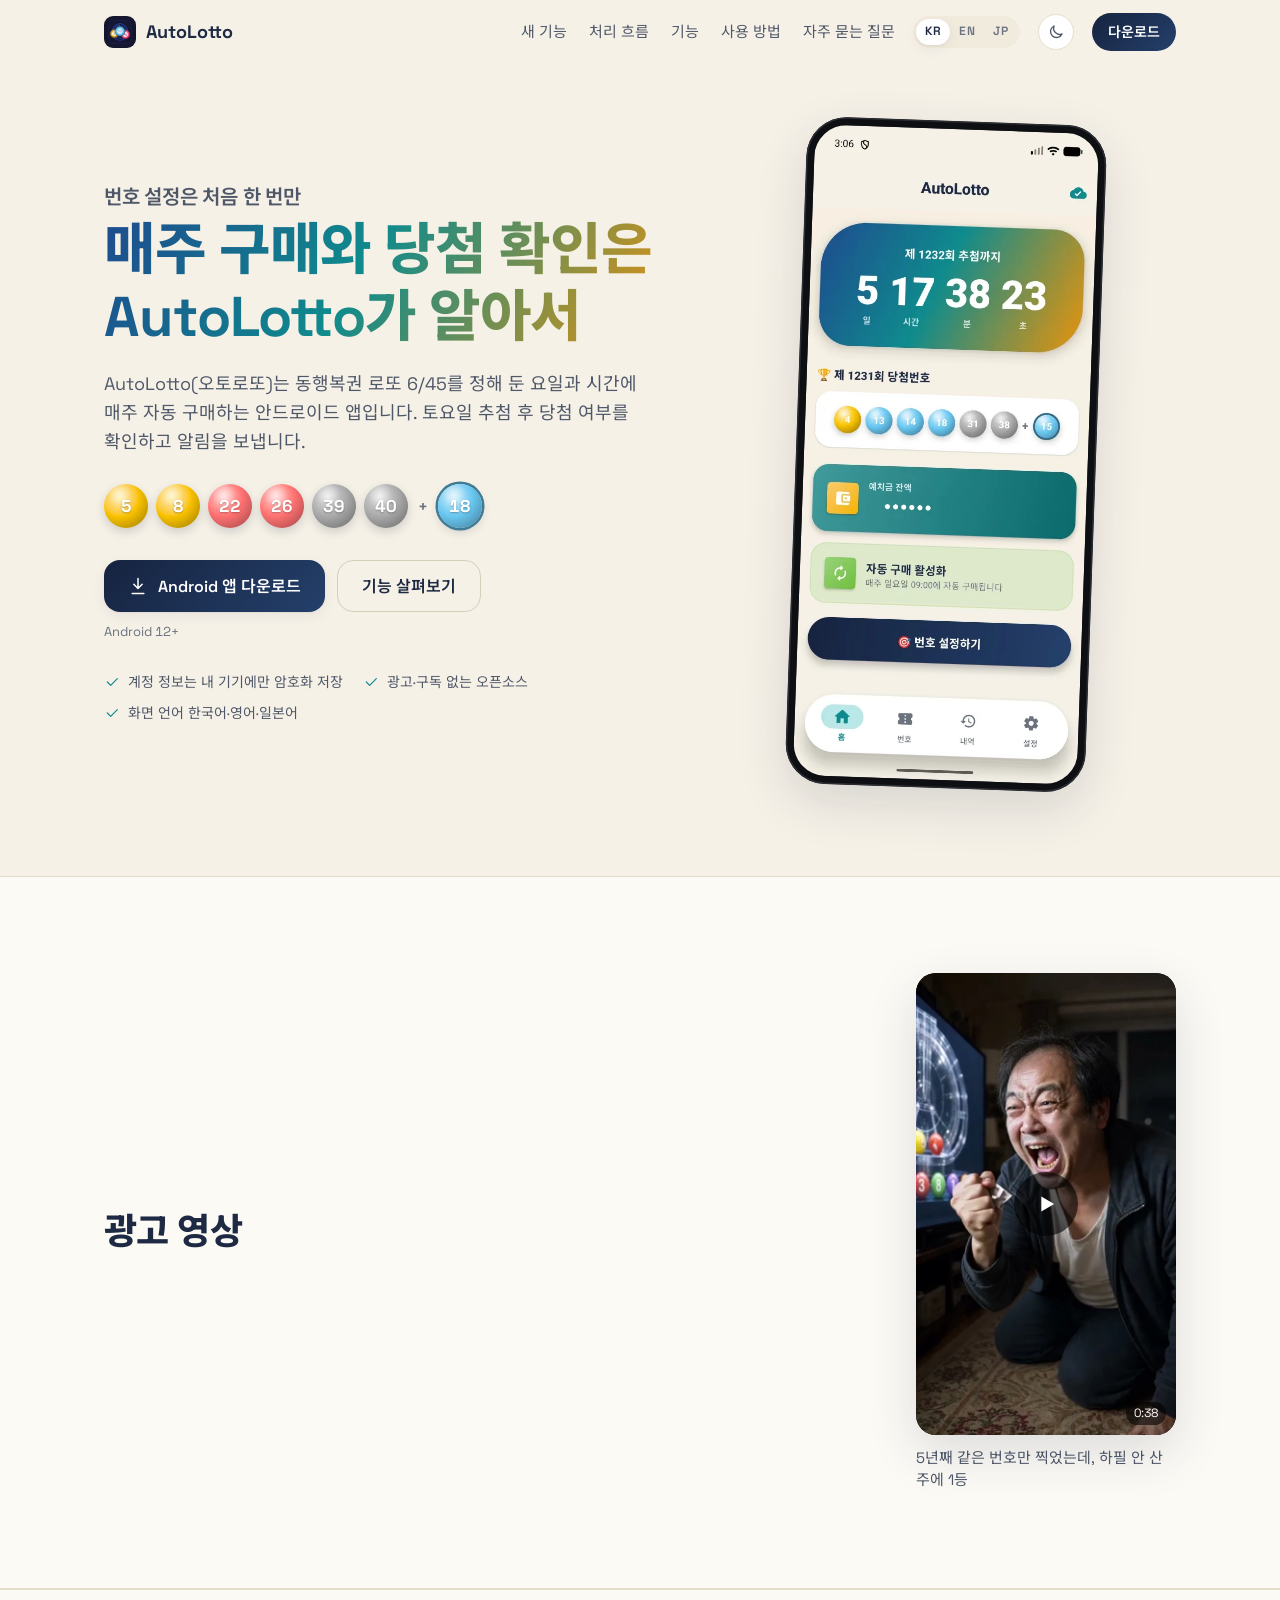
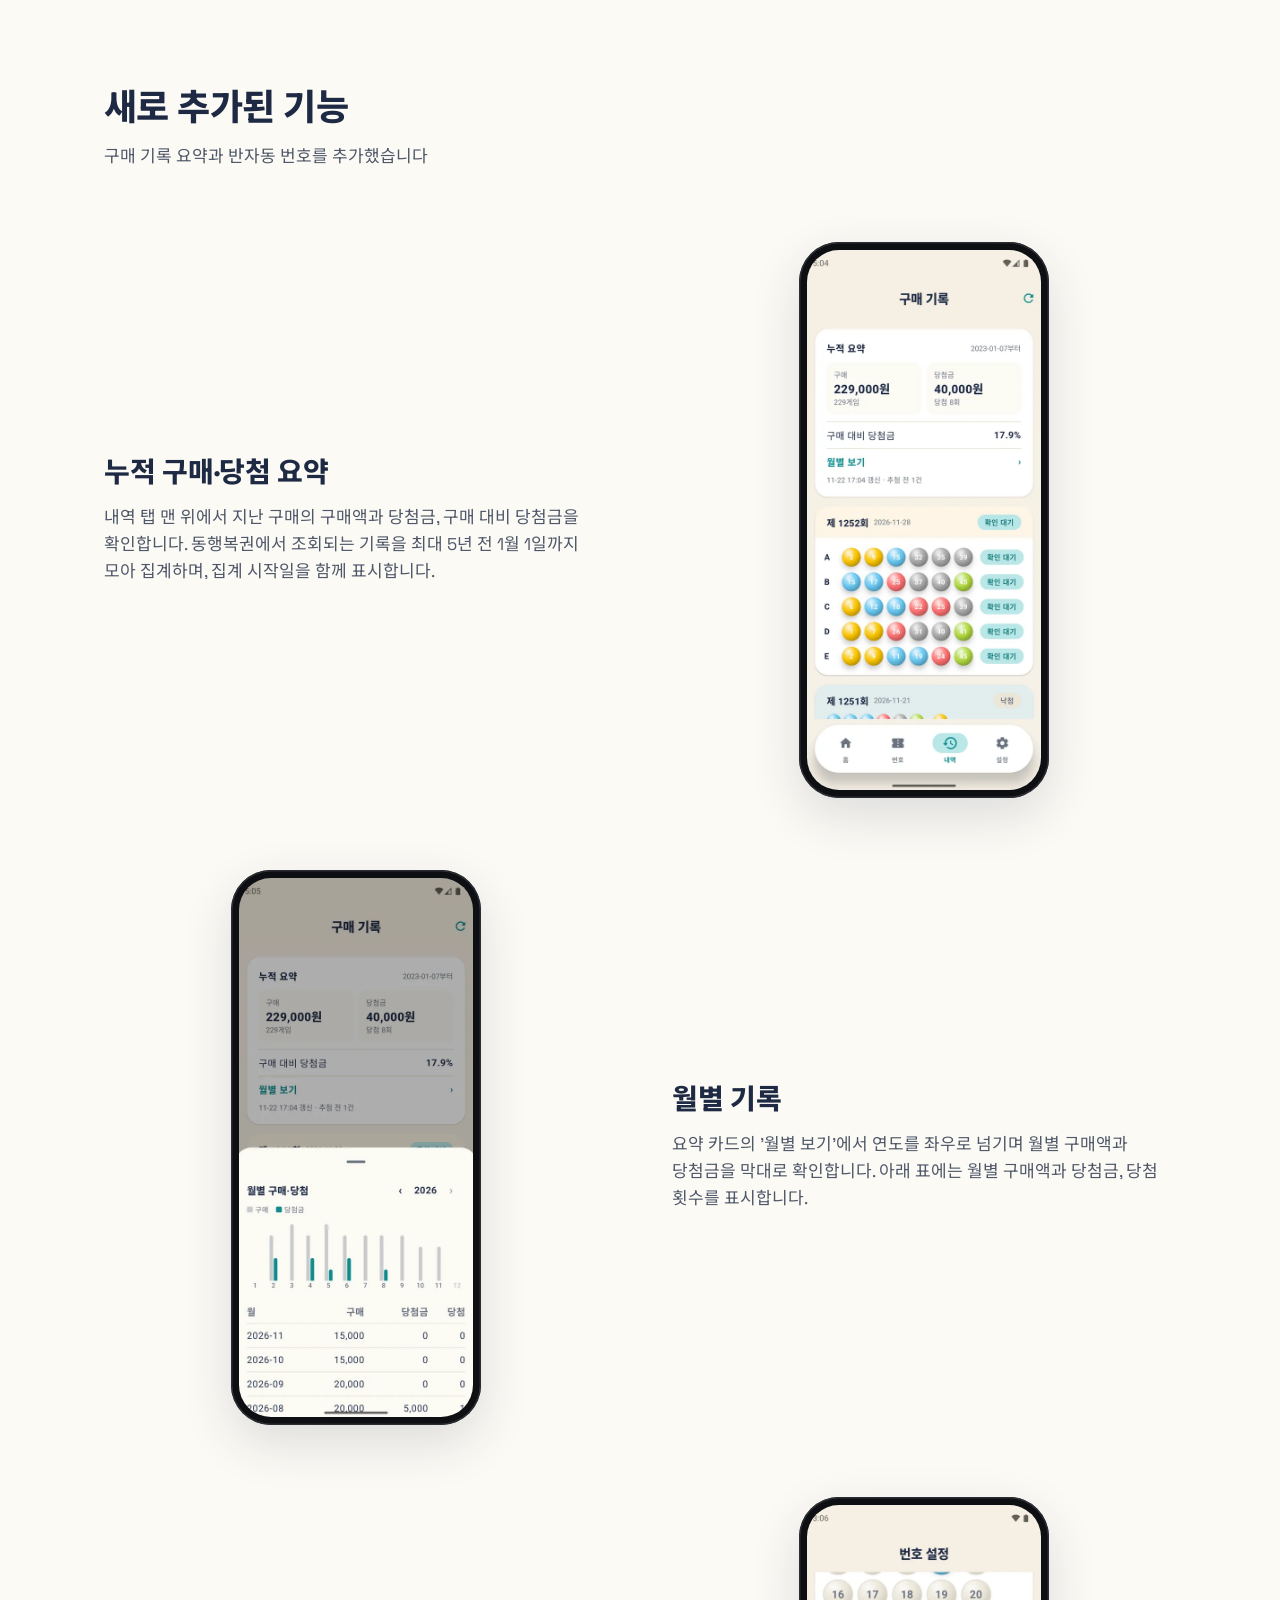
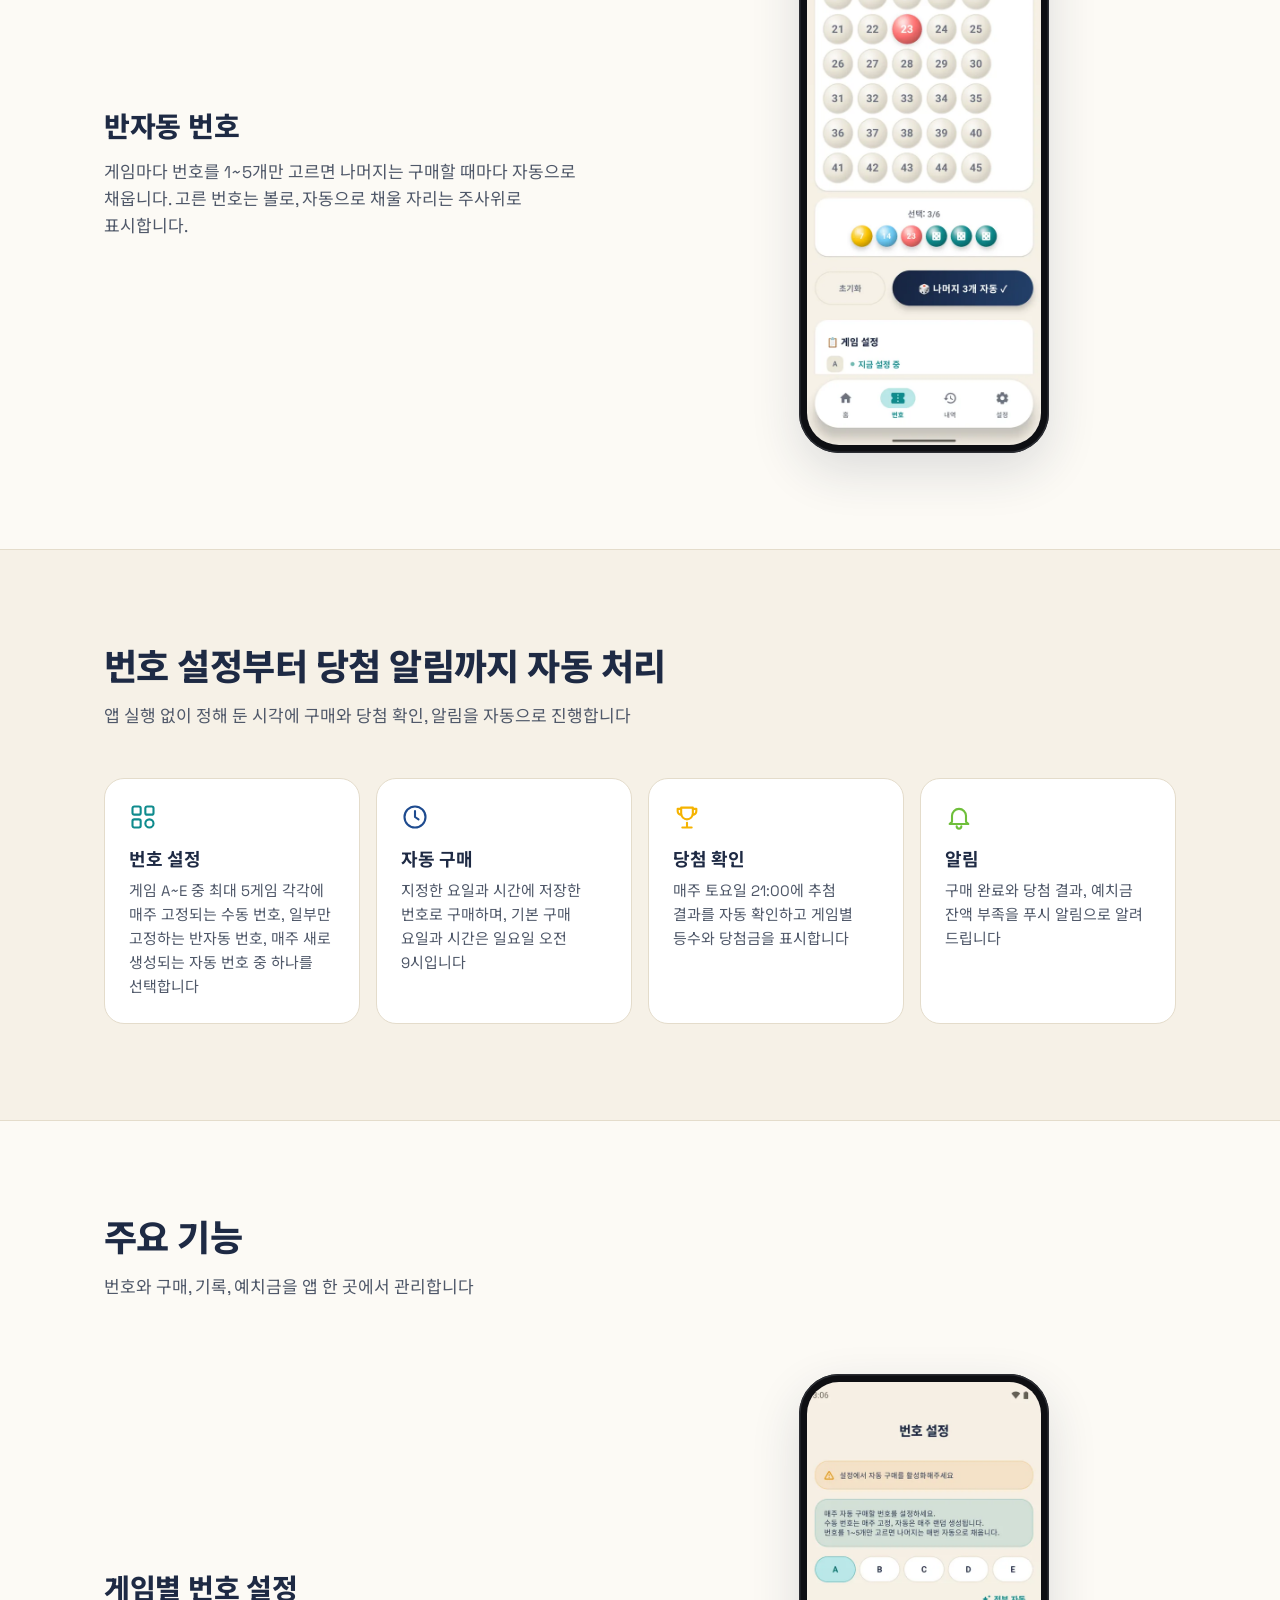
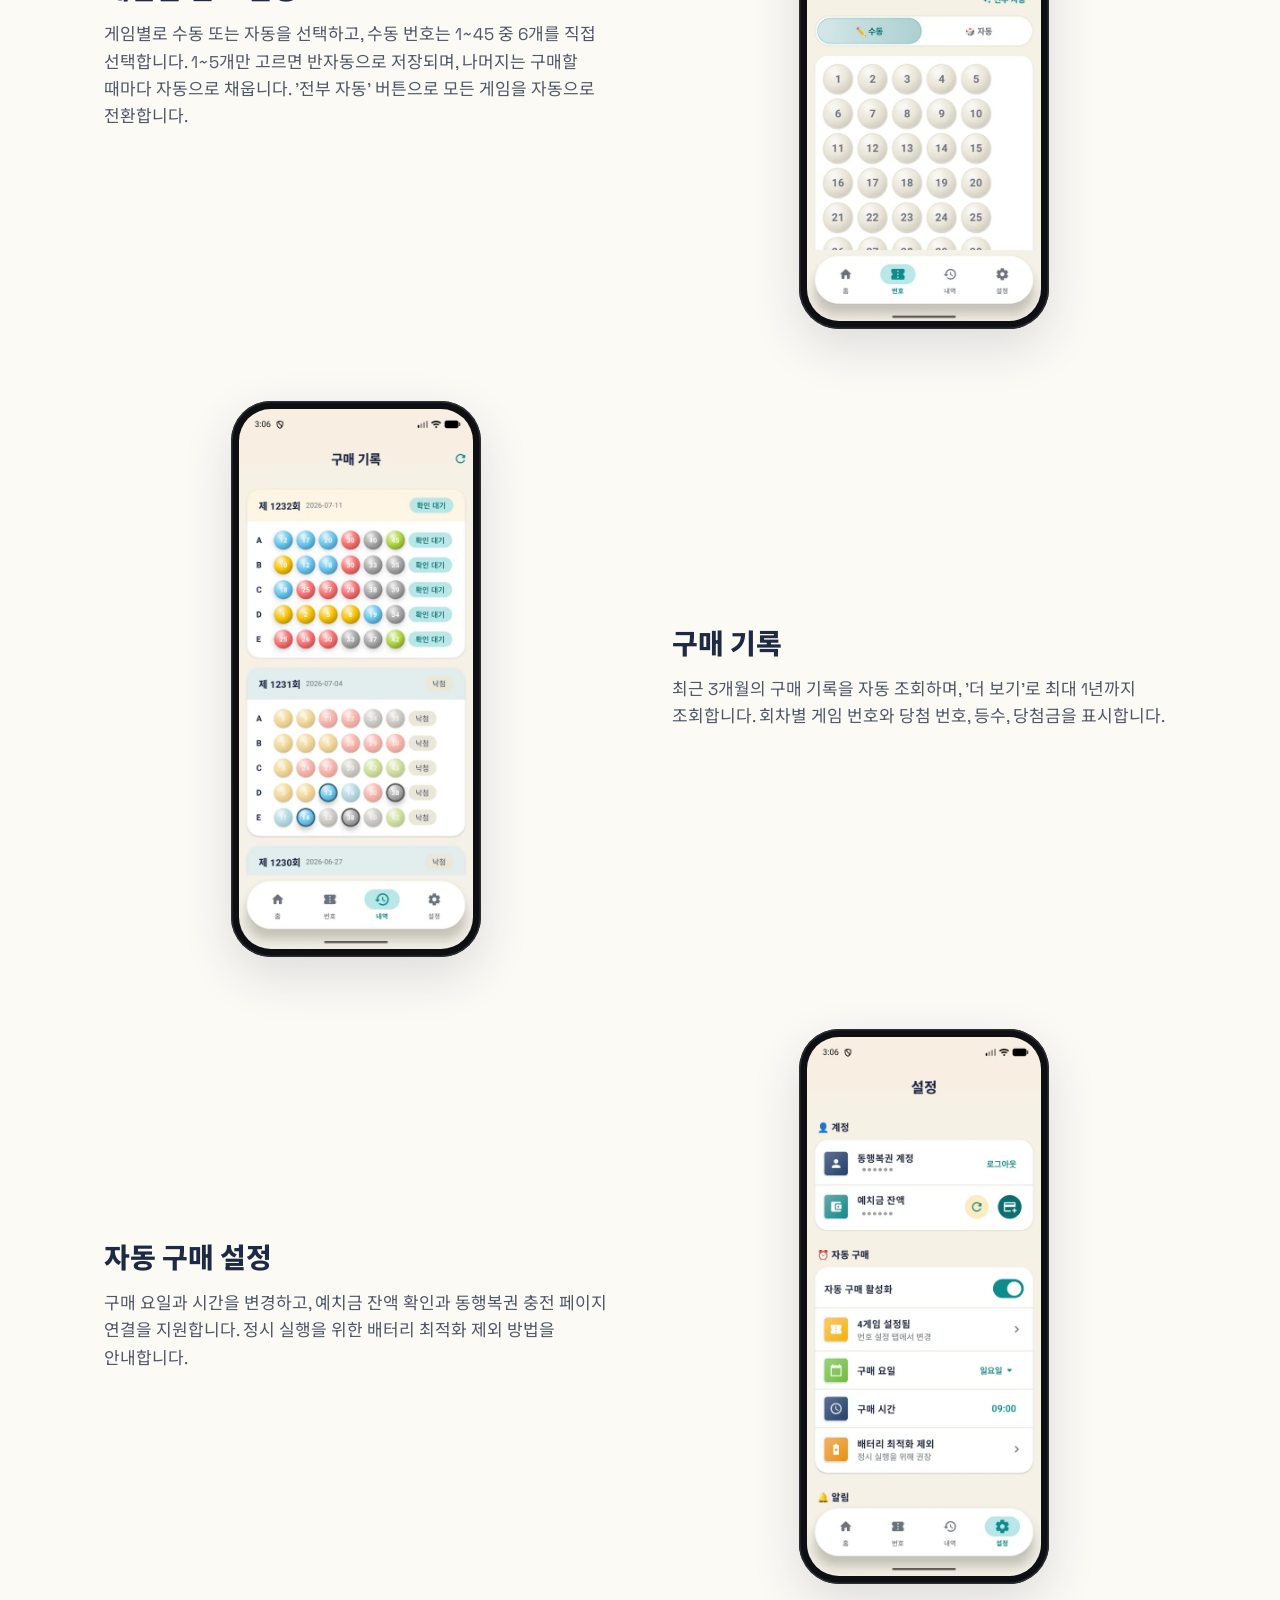
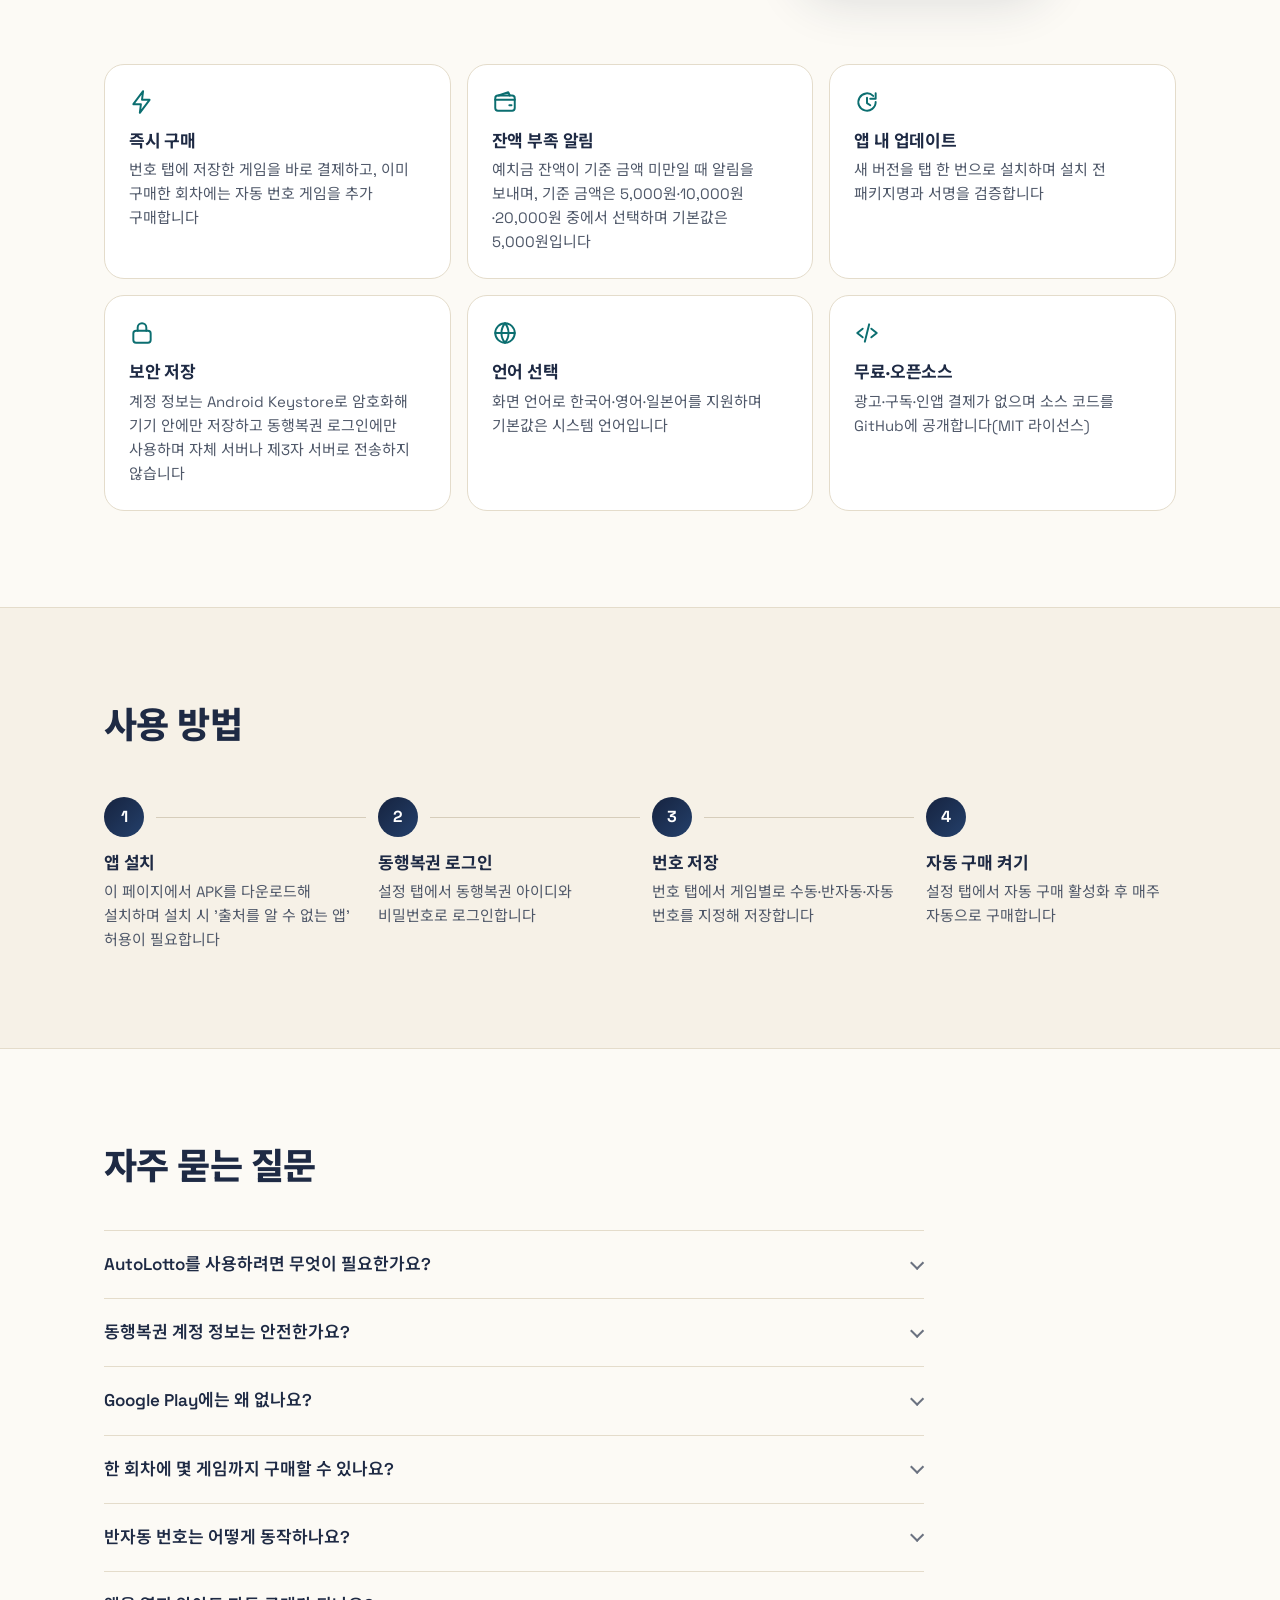
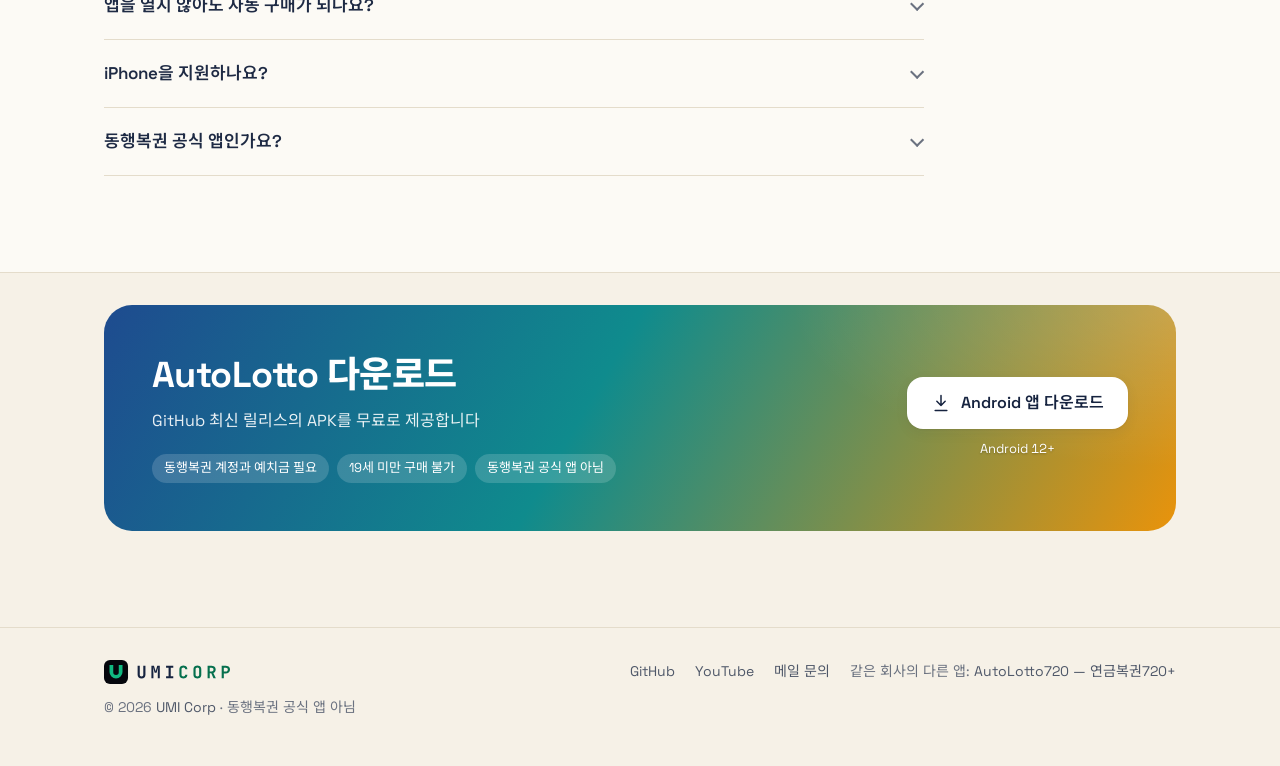
<file: site/index.html>
<!doctype html>
<html lang="ko">
<head>
<meta charset="utf-8">
<meta name="viewport" content="width=device-width, initial-scale=1">
<meta name="naver-site-verification" content="dc8b35a87d1bb23ec42b38031267ed1cdc16c831">
<title>AutoLotto | 로또 6/45 자동 구매·당첨 확인 안드로이드 앱</title>
<meta name="description" content="동행복권 로또 6/45를 지정한 요일과 시간에 매주 자동 구매하고 토요일 추첨 후 당첨 확인과 알림을 제공합니다. 최대 5게임의 번호를 수동·반자동·자동으로 설정하고, 지난 구매의 구매액과 당첨금을 누적 요약과 월별 기록으로 확인합니다. 계정 정보는 기기에 암호화해 저장합니다. 무료이며 광고가 없는 오픈소스 앱으로 Android 12 이상에서 사용할 수 있습니다">
<meta name="color-scheme" content="light dark">
<meta name="theme-color" media="(prefers-color-scheme: light)" content="#f6f1e7">
<meta name="theme-color" media="(prefers-color-scheme: dark)" content="#15161b">
<link rel="canonical" href="https://autolotto.umicorp.kr/">
<link rel="alternate" hreflang="ko" href="https://autolotto.umicorp.kr/">
<link rel="alternate" hreflang="en" href="https://autolotto.umicorp.kr/en/">
<link rel="alternate" hreflang="ja" href="https://autolotto.umicorp.kr/ja/">
<link rel="alternate" hreflang="x-default" href="https://autolotto.umicorp.kr/">
<meta property="og:locale:alternate" content="en_US">
<meta property="og:locale:alternate" content="ja_JP">
<meta property="og:type" content="website">
<meta property="og:title" content="AutoLotto | 로또 6/45 자동 구매·당첨 확인 안드로이드 앱">
<meta property="og:description" content="동행복권 로또 6/45를 지정한 요일과 시간에 매주 자동 구매하고 토요일 추첨 후 당첨 확인과 알림을 제공합니다. 최대 5게임의 번호를 수동·반자동·자동으로 설정하고, 지난 구매의 구매액과 당첨금을 누적 요약과 월별 기록으로 확인합니다. 계정 정보는 기기에 암호화해 저장합니다. 무료이며 광고가 없는 오픈소스 앱으로 Android 12 이상에서 사용할 수 있습니다">
<meta property="og:url" content="https://autolotto.umicorp.kr/">
<meta property="og:image" content="https://autolotto.umicorp.kr/assets/og.jpg">
<meta property="og:image:width" content="1200">
<meta property="og:image:height" content="630">
<meta property="og:site_name" content="AutoLotto">
<meta property="og:locale" content="ko_KR">
<meta name="twitter:card" content="summary_large_image">
<link rel="icon" type="image/png" sizes="48x48" href="assets/favicon-48.png">
<link rel="apple-touch-icon" href="assets/apple-touch-icon.png">
<script>
  // 첫 화면부터 테마를 맞춘다: 직접 고른 값 → 시스템 설정
  (function () {
    var t = null;
    try { t = localStorage.getItem('theme'); } catch (e) {}
    document.documentElement.dataset.theme = t || (matchMedia('(prefers-color-scheme: dark)').matches ? 'dark' : 'light');
    document.documentElement.classList.add('js');
  })();
</script>
<script async src="https://www.googletagmanager.com/gtag/js?id=G-Q2ZL599WPJ"></script>
<script>window.dataLayer=window.dataLayer||[];function gtag(){dataLayer.push(arguments);}gtag('js',new Date());gtag('config','G-Q2ZL599WPJ');</script>
<link rel="preload" href="assets/fonts/noto-sans-kr.woff2" as="font" type="font/woff2" crossorigin>
<link rel="preload" href="assets/fonts/space-grotesk.woff2" as="font" type="font/woff2" crossorigin>
<link rel="stylesheet" href="assets/site.css?v=20261122a">
<script defer src="assets/site.js"></script>
<script type="application/ld+json">
{
 "@context": "https://schema.org",
 "@graph": [
  {
   "@type": "Organization",
   "@id": "https://autolotto.umicorp.kr/#org",
   "name": "UMI Corp",
   "url": "https://umicorp.kr",
   "email": "contact@umicorp.kr",
   "sameAs": [
    "https://www.youtube.com/@UmiCorp",
    "https://github.com/umi-corp"
   ]
  },
  {
   "@type": "WebSite",
   "@id": "https://autolotto.umicorp.kr/#site",
   "url": "https://autolotto.umicorp.kr/",
   "name": "AutoLotto",
   "inLanguage": [
    "ko",
    "en",
    "ja"
   ],
   "publisher": {
    "@id": "https://autolotto.umicorp.kr/#org"
   }
  },
  {
   "@type": "MobileApplication",
   "@id": "https://autolotto.umicorp.kr/#app",
   "name": "AutoLotto",
   "alternateName": "오토로또",
   "operatingSystem": "Android 12+",
   "applicationCategory": "UtilitiesApplication",
   "description": "동행복권 로또 6/45를 지정한 요일과 시간에 매주 자동 구매하고 토요일 추첨 후 당첨 확인과 알림을 제공합니다. 최대 5게임의 번호를 수동·반자동·자동으로 설정하고, 지난 구매의 구매액과 당첨금을 누적 요약과 월별 기록으로 확인합니다. 계정 정보는 기기에 암호화해 저장합니다. 무료이며 광고가 없는 오픈소스 앱으로 Android 12 이상에서 사용할 수 있습니다",
   "url": "https://autolotto.umicorp.kr/",
   "installUrl": "https://github.com/umi-corp/autolotto/releases/latest",
   "downloadUrl": "https://github.com/umi-corp/autolotto/releases/latest",
   "image": "https://autolotto.umicorp.kr/assets/icon-512.png",
   "screenshot": [
    "https://autolotto.umicorp.kr/assets/shots/home.webp",
    "https://autolotto.umicorp.kr/assets/shots/numbers.webp",
    "https://autolotto.umicorp.kr/assets/shots/history.webp",
    "https://autolotto.umicorp.kr/assets/shots/settings.webp",
    "https://autolotto.umicorp.kr/assets/shots/summary.webp",
    "https://autolotto.umicorp.kr/assets/shots/monthly.webp",
    "https://autolotto.umicorp.kr/assets/shots/semi-auto.webp"
   ],
   "offers": {
    "@type": "Offer",
    "price": "0",
    "priceCurrency": "KRW"
   },
   "author": {
    "@id": "https://autolotto.umicorp.kr/#org"
   },
   "inLanguage": "ko",
   "license": "https://github.com/umi-corp/autolotto/blob/main/LICENSE",
   "featureList": [
    "자동 구매",
    "당첨 확인",
    "즉시 구매",
    "잔액 부족 알림",
    "구매 기록",
    "누적 구매·당첨 요약",
    "월별 기록",
    "반자동 번호",
    "보안 저장"
   ]
  },
  {
   "@type": "FAQPage",
   "@id": "https://autolotto.umicorp.kr/#faq",
   "inLanguage": "ko",
   "mainEntity": [
    {
     "@type": "Question",
     "name": "AutoLotto를 사용하려면 무엇이 필요한가요?",
     "acceptedAnswer": {
      "@type": "Answer",
      "text": "동행복권(dhlottery.co.kr) 회원 계정과 구매 금액만큼의 예치금이 필요합니다. 예치금은 동행복권 홈페이지에서 충전하며 앱에서 충전 페이지로 이동할 수 있습니다."
     }
    },
    {
     "@type": "Question",
     "name": "동행복권 계정 정보는 안전한가요?",
     "acceptedAnswer": {
      "@type": "Answer",
      "text": "계정 정보는 Android Keystore로 암호화해 기기 안에만 저장하며 동행복권 로그인에만 사용합니다. 자체 서버는 없습니다. GitHub에 공개된 소스 코드에서 확인할 수 있습니다."
     }
    },
    {
     "@type": "Question",
     "name": "Google Play에는 왜 없나요?",
     "acceptedAnswer": {
      "@type": "Answer",
      "text": "Google Play 도박 정책상 복권 구매 앱을 등록할 수 없습니다. APK는 GitHub 릴리스로 배포하며 새 버전은 앱 안에서 업데이트할 수 있습니다."
     }
    },
    {
     "@type": "Question",
     "name": "한 회차에 몇 게임까지 구매할 수 있나요?",
     "acceptedAnswer": {
      "@type": "Answer",
      "text": "동행복권 온라인 구매 한도는 회차당 5게임(5,000원)입니다. 동행복권 서버가 한도 초과 여부를 판정하며, 초과 시 앱에 동행복권 오류 메시지를 그대로 표시합니다."
     }
    },
    {
     "@type": "Question",
     "name": "반자동 번호는 어떻게 동작하나요?",
     "acceptedAnswer": {
      "@type": "Answer",
      "text": "번호 탭에서 한 게임에 번호를 1~5개만 고르고 확정하면 반자동 게임이 됩니다. 고른 번호는 매번 그대로 쓰고, 나머지 자리는 구매할 때마다 무작위로 새로 채웁니다."
     }
    },
    {
     "@type": "Question",
     "name": "앱을 열지 않아도 자동 구매가 되나요?",
     "acceptedAnswer": {
      "@type": "Answer",
      "text": "인터넷 연결 시 앱 실행 없이 지정 시각에 자동 구매합니다. 정시 실행을 위해 배터리 최적화 제외를 권장합니다."
     }
    },
    {
     "@type": "Question",
     "name": "iPhone을 지원하나요?",
     "acceptedAnswer": {
      "@type": "Answer",
      "text": "Android 12 이상 전용이며 iPhone 앱은 없습니다."
     }
    },
    {
     "@type": "Question",
     "name": "동행복권 공식 앱인가요?",
     "acceptedAnswer": {
      "@type": "Answer",
      "text": "UMI Corp에서 개발한 앱으로 동행복권 공식 앱이 아니며, 사용에 따른 책임은 사용자에게 있습니다. 19세 미만은 복권을 구매할 수 없습니다."
     }
    }
   ]
  },
  {
   "@type": "VideoObject",
   "name": "5년째 같은 번호만 찍었는데, 하필 안 산 주에 1등",
   "description": "AutoLotto는 설정 한 번이면 매주 자동으로 구매합니다.",
   "thumbnailUrl": [
    "https://autolotto.umicorp.kr/assets/videos/ep1.webp",
    "https://i.ytimg.com/vi/om7wkH-o0V8/maxresdefault.jpg"
   ],
   "uploadDate": "2026-11-11T19:40:00+09:00",
   "duration": "PT38S",
   "contentUrl": "https://www.youtube.com/shorts/om7wkH-o0V8",
   "embedUrl": "https://www.youtube-nocookie.com/embed/om7wkH-o0V8",
   "publisher": {
    "@id": "https://autolotto.umicorp.kr/#org"
   }
  }
 ]
}
</script>
</head>
<body>
<a class="skip" href="#main">본문 바로가기</a>
<header class="site-nav">
  <nav class="wrap nav" aria-label="AutoLotto">
    <a class="brand" href=""><img src="assets/icon-160.webp" alt="" width="32" height="32"><span>AutoLotto</span></a>
    <div class="nav-right">
      <div class="nav-links">
        <a href="#whats-new">새 기능</a>
        <a href="#flow">처리 흐름</a>
        <a href="#features">기능</a>
        <a href="#how">사용 방법</a>
        <a href="#faq">자주 묻는 질문</a>
      </div>
      <div class="lang-switch" role="group" aria-label="언어"><a href="" lang="ko" hreflang="ko" aria-current="page">KR</a><a href="en/" lang="en" hreflang="en">EN</a><a href="ja/" lang="ja" hreflang="ja">JP</a></div>
      <button class="icon-btn theme-btn" type="button" data-theme-toggle aria-label="밝은 테마·어두운 테마 전환">
        <svg class="moon" viewBox="0 0 24 24" fill="none" stroke="currentColor" stroke-width="1.8" stroke-linecap="round" stroke-linejoin="round" aria-hidden="true"><path d="M20 14.5A8 8 0 0 1 9.5 4a8 8 0 1 0 10.5 10.5z"/></svg>
        <svg class="sun" viewBox="0 0 24 24" fill="none" stroke="currentColor" stroke-width="1.8" stroke-linecap="round" aria-hidden="true"><circle cx="12" cy="12" r="4"/><path d="M12 2v2M12 20v2M2 12h2M20 12h2M4.9 4.9l1.4 1.4M17.7 17.7l1.4 1.4M4.9 19.1l1.4-1.4M17.7 6.3l1.4-1.4"/></svg>
      </button>
      <a class="nav-cta" href="#download">다운로드</a>
    </div>
  </nav>
</header>

<main id="main">
  <section class="hero">
    <div class="wrap hero-grid">
      <div>
        <h1 class="headline"><span class="l1">번호 설정은 처음 한 번만</span><span class="l2">매주 구매와 당첨 확인은 AutoLotto가 알아서</span></h1>
        <p class="lead">AutoLotto(오토로또)는 동행복권 로또 6/45를 정해 둔 요일과 시간에 매주 자동 구매하는 안드로이드 앱입니다. 토요일 추첨 후 당첨 여부를 확인하고 알림을 보냅니다.</p>
        <ul class="balls" data-balls aria-hidden="true"><li style="--i:0"><span class="ball" data-b="1">7</span></li><li style="--i:1"><span class="ball" data-b="2">14</span></li><li style="--i:2"><span class="ball" data-b="3">22</span></li><li style="--i:3"><span class="ball" data-b="3">29</span></li><li style="--i:4"><span class="ball" data-b="4">37</span></li><li style="--i:5"><span class="ball" data-b="5">41</span></li><li class="plus" style="--i:6">+</li><li style="--i:7"><span class="ball bonus" data-b="2">16</span></li></ul>
        <div class="hero-actions">
          <div class="hero-dl"><a class="btn btn-cta" href="https://github.com/umi-corp/autolotto/releases/latest" data-apk><svg class="icon" viewBox="0 0 24 24" aria-hidden="true"><path d="M12 3v12M7 10l5 5 5-5M5 21h14"/></svg>Android 앱 다운로드</a><span class="apk-meta" data-apk-meta>Android 12+</span></div>
          <a class="btn btn-ghost" href="#flow">기능 살펴보기</a>
        </div>
        <ul class="points"><li><svg class="icon" viewBox="0 0 24 24" aria-hidden="true"><path d="M5 12l5 5L20 7"/></svg>계정 정보는 내 기기에만 암호화 저장</li><li><svg class="icon" viewBox="0 0 24 24" aria-hidden="true"><path d="M5 12l5 5L20 7"/></svg>광고·구독 없는 오픈소스</li><li><svg class="icon" viewBox="0 0 24 24" aria-hidden="true"><path d="M5 12l5 5L20 7"/></svg>화면 언어 한국어·영어·일본어</li></ul>
      </div>
      <div class="hero-media"><div class="phone"><img src="assets/shots/home.webp" alt="AutoLotto 홈 화면: 다음 회차 추첨까지 남은 시간, 지난 회차 당첨 번호, 예치금 잔액, 자동 구매 상태" width="540" height="1200" fetchpriority="high" decoding="async"></div></div>
    </div>
  </section>

  <section class="band alt" id="video" aria-labelledby="video-title">
    <div class="wrap videos">
      <div>
        <h2 class="band-title" id="video-title">광고 영상</h2>
      </div>
      <ul class="video-list">
        <li>
          <a class="video" href="https://www.youtube.com/shorts/om7wkH-o0V8" data-yt="om7wkH-o0V8" data-close="닫기" aria-label="광고 영상 재생: 5년째 같은 번호만 찍었는데, 하필 안 산 주에 1등">
            <img src="assets/videos/ep1.webp" alt="" width="540" height="960" loading="lazy" decoding="async">
            <span class="video-play" aria-hidden="true"><svg viewBox="0 0 24 24"><path d="M8 5.5v13l11-6.5z"/></svg></span>
            <span class="video-len" aria-hidden="true">0:38</span>
          </a>
          <p>5년째 같은 번호만 찍었는데, 하필 안 산 주에 1등</p>
        </li>
      </ul>
    </div>
  </section>

  <section class="band alt" id="whats-new" aria-labelledby="whats-new-title">
    <div class="wrap">
      <h2 class="band-title" id="whats-new-title">새로 추가된 기능</h2>
      <p class="band-desc">구매 기록 요약과 반자동 번호를 추가했습니다</p>
      <div class="feature">
        <div>
          <h3>누적 구매·당첨 요약</h3>
          <p>내역 탭 맨 위에서 지난 구매의 구매액과 당첨금, 구매 대비 당첨금을 확인합니다. 동행복권에서 조회되는 기록을 최대 5년 전 1월 1일까지 모아 집계하며, 집계 시작일을 함께 표시합니다.</p>
        </div>
        <div class="feature-media"><div class="phone"><img src="assets/shots/summary.webp" alt="내역 탭 누적 요약 카드: 구매액과 게임 수, 당첨금과 당첨 횟수, 구매 대비 당첨금, 월별 보기" width="540" height="1200" loading="lazy" decoding="async"></div></div>
      </div>
      <div class="feature rev">
        <div>
          <h3>월별 기록</h3>
          <p>요약 카드의 '월별 보기'에서 연도를 좌우로 넘기며 월별 구매액과 당첨금을 막대로 확인합니다. 아래 표에는 월별 구매액과 당첨금, 당첨 횟수를 표시합니다.</p>
        </div>
        <div class="feature-media"><div class="phone"><img src="assets/shots/monthly.webp" alt="월별 구매·당첨 시트: 연도 전환, 1~12월 구매액과 당첨금 막대, 월별 표" width="540" height="1200" loading="lazy" decoding="async"></div></div>
      </div>
      <div class="feature">
        <div>
          <h3>반자동 번호</h3>
          <p>게임마다 번호를 1~5개만 고르면 나머지는 구매할 때마다 자동으로 채웁니다. 고른 번호는 볼로, 자동으로 채울 자리는 주사위로 표시합니다.</p>
        </div>
        <div class="feature-media"><div class="phone"><img src="assets/shots/semi-auto.webp" alt="번호 탭 반자동 설정: 고른 번호 3개는 볼, 나머지 3자리는 주사위, '나머지 3개 자동' 확정 버튼" width="540" height="1200" loading="lazy" decoding="async"></div></div>
      </div>
    </div>
  </section>

  <section class="band" id="flow" aria-labelledby="flow-title">
    <div class="wrap">
      <h2 class="band-title" id="flow-title">번호 설정부터 당첨 알림까지 자동 처리</h2>
      <p class="band-desc">앱 실행 없이 정해 둔 시각에 구매와 당첨 확인, 알림을 자동으로 진행합니다</p>
      <ol class="stages"><li class="stage"><span class="stage-ic"><svg class="icon" viewBox="0 0 24 24" aria-hidden="true"><rect x="3" y="3" width="7" height="7" rx="1.5"/><rect x="14" y="3" width="7" height="7" rx="1.5"/><rect x="3" y="14" width="7" height="7" rx="1.5"/><circle cx="17.5" cy="17.5" r="3.5"/></svg></span><h3>번호 설정</h3><p>게임 A~E 중 최대 5게임 각각에 매주 고정되는 수동 번호, 일부만 고정하는 반자동 번호, 매주 새로 생성되는 자동 번호 중 하나를 선택합니다</p></li><li class="stage"><span class="stage-ic"><svg class="icon" viewBox="0 0 24 24" aria-hidden="true"><circle cx="12" cy="12" r="9"/><path d="M12 7v5l3 2"/></svg></span><h3>자동 구매</h3><p>지정한 요일과 시간에 저장한 번호로 구매하며, 기본 구매 요일과 시간은 일요일 오전 9시입니다</p></li><li class="stage"><span class="stage-ic"><svg class="icon" viewBox="0 0 24 24" aria-hidden="true"><path d="M8 21h8M12 17v4M7 4h10v5a5 5 0 0 1-10 0V4z"/><path d="M17 5h3v2a3 3 0 0 1-3 3M7 5H4v2a3 3 0 0 0 3 3"/></svg></span><h3>당첨 확인</h3><p>매주 토요일 21:00에 추첨 결과를 자동 확인하고 게임별 등수와 당첨금을 표시합니다</p></li><li class="stage"><span class="stage-ic"><svg class="icon" viewBox="0 0 24 24" aria-hidden="true"><path d="M6 16V11a6 6 0 0 1 12 0v5l2 2H4l2-2z"/><path d="M10 20a2 2 0 0 0 4 0"/></svg></span><h3>알림</h3><p>구매 완료와 당첨 결과, 예치금 잔액 부족을 푸시 알림으로 알려 드립니다</p></li></ol>
    </div>
  </section>

  <section class="band alt" id="features" aria-labelledby="features-title">
    <div class="wrap">
      <h2 class="band-title" id="features-title">주요 기능</h2>
      <p class="band-desc">번호와 구매, 기록, 예치금을 앱 한 곳에서 관리합니다</p>
      <div class="feature">
        <div>
          <h3>게임별 번호 설정</h3>
          <p>게임별로 수동 또는 자동을 선택하고, 수동 번호는 1~45 중 6개를 직접 선택합니다. 1~5개만 고르면 반자동으로 저장되며, 나머지는 구매할 때마다 자동으로 채웁니다. '전부 자동' 버튼으로 모든 게임을 자동으로 전환합니다.</p>
        </div>
        <div class="feature-media"><div class="phone"><img src="assets/shots/numbers.webp" alt="번호 설정 화면: 게임 A~E 선택, 수동·자동 전환, 1~45 번호 공" width="540" height="1200" loading="lazy" decoding="async"></div></div>
      </div>
      <div class="feature rev">
        <div>
          <h3>구매 기록</h3>
          <p>최근 3개월의 구매 기록을 자동 조회하며, '더 보기'로 최대 1년까지 조회합니다. 회차별 게임 번호와 당첨 번호, 등수, 당첨금을 표시합니다.</p>
        </div>
        <div class="feature-media"><div class="phone"><img src="assets/shots/history.webp" alt="구매 기록 화면: 회차별 게임 번호와 당첨 여부" width="540" height="1200" loading="lazy" decoding="async"></div></div>
      </div>
      <div class="feature">
        <div>
          <h3>자동 구매 설정</h3>
          <p>구매 요일과 시간을 변경하고, 예치금 잔액 확인과 동행복권 충전 페이지 연결을 지원합니다. 정시 실행을 위한 배터리 최적화 제외 방법을 안내합니다.</p>
        </div>
        <div class="feature-media"><div class="phone"><img src="assets/shots/settings.webp" alt="설정 화면: 동행복권 계정, 예치금 잔액, 자동 구매 요일과 시간" width="540" height="1200" loading="lazy" decoding="async"></div></div>
      </div>
      <ul class="cards"><li class="card"><span class="card-ic"><svg class="icon" viewBox="0 0 24 24" aria-hidden="true"><path d="M13 2L4 14h7l-1 8 9-12h-7l1-8z"/></svg></span><h3>즉시 구매</h3><p>번호 탭에 저장한 게임을 바로 결제하고, 이미 구매한 회차에는 자동 번호 게임을 추가 구매합니다</p></li><li class="card"><span class="card-ic"><svg class="icon" viewBox="0 0 24 24" aria-hidden="true"><rect x="3" y="6" width="18" height="14" rx="2.5"/><path d="M3 10h18M16 15h2"/><path d="M6 6l9-3 1.5 3"/></svg></span><h3>잔액 부족 알림</h3><p>예치금 잔액이 기준 금액 미만일 때 알림을 보내며, 기준 금액은 5,000원·10,000원·20,000원 중에서 선택하며 기본값은 5,000원입니다</p></li><li class="card"><span class="card-ic"><svg class="icon" viewBox="0 0 24 24" aria-hidden="true"><path d="M20 12a8 8 0 1 1-2.3-5.6"/><path d="M20 4v5h-5"/><path d="M12 8v5l3 2"/></svg></span><h3>앱 내 업데이트</h3><p>새 버전을 탭 한 번으로 설치하며 설치 전 패키지명과 서명을 검증합니다</p></li><li class="card"><span class="card-ic"><svg class="icon" viewBox="0 0 24 24" aria-hidden="true"><rect x="4" y="10" width="16" height="11" rx="2.5"/><path d="M8 10V7a4 4 0 0 1 8 0v3"/></svg></span><h3>보안 저장</h3><p>계정 정보는 Android Keystore로 암호화해 기기 안에만 저장하고 동행복권 로그인에만 사용하며 자체 서버나 제3자 서버로 전송하지 않습니다</p></li><li class="card"><span class="card-ic"><svg class="icon" viewBox="0 0 24 24" aria-hidden="true"><circle cx="12" cy="12" r="9"/><path d="M3 12h18M12 3a14 14 0 0 1 0 18M12 3a14 14 0 0 0 0 18"/></svg></span><h3>언어 선택</h3><p>화면 언어로 한국어·영어·일본어를 지원하며 기본값은 시스템 언어입니다</p></li><li class="card"><span class="card-ic"><svg class="icon" viewBox="0 0 24 24" aria-hidden="true"><path d="M8 8l-5 4 5 4M16 8l5 4-5 4M14 4l-4 16"/></svg></span><h3>무료·오픈소스</h3><p>광고·구독·인앱 결제가 없으며 소스 코드를 GitHub에 공개합니다(MIT 라이선스)</p></li></ul>
    </div>
  </section>

  <section class="band" id="how" aria-labelledby="how-title">
    <div class="wrap">
      <h2 class="band-title" id="how-title">사용 방법</h2>
      <ol class="steps"><li class="step" data-n="1"><h3>앱 설치</h3><p>이 페이지에서 APK를 다운로드해 설치하며 설치 시 '출처를 알 수 없는 앱' 허용이 필요합니다</p></li><li class="step" data-n="2"><h3>동행복권 로그인</h3><p>설정 탭에서 동행복권 아이디와 비밀번호로 로그인합니다</p></li><li class="step" data-n="3"><h3>번호 저장</h3><p>번호 탭에서 게임별로 수동·반자동·자동 번호를 지정해 저장합니다</p></li><li class="step" data-n="4"><h3>자동 구매 켜기</h3><p>설정 탭에서 자동 구매 활성화 후 매주 자동으로 구매합니다</p></li></ol>
    </div>
  </section>

  <section class="band alt" id="faq" aria-labelledby="faq-title">
    <div class="wrap">
      <h2 class="band-title" id="faq-title">자주 묻는 질문</h2>
      <div class="faq"><details><summary>AutoLotto를 사용하려면 무엇이 필요한가요?</summary><p>동행복권(dhlottery.co.kr) 회원 계정과 구매 금액만큼의 예치금이 필요합니다. 예치금은 동행복권 홈페이지에서 충전하며 앱에서 충전 페이지로 이동할 수 있습니다.</p></details><details><summary>동행복권 계정 정보는 안전한가요?</summary><p>계정 정보는 Android Keystore로 암호화해 기기 안에만 저장하며 동행복권 로그인에만 사용합니다. 자체 서버는 없습니다. GitHub에 공개된 소스 코드에서 확인할 수 있습니다.</p></details><details><summary>Google Play에는 왜 없나요?</summary><p>Google Play 도박 정책상 복권 구매 앱을 등록할 수 없습니다. APK는 GitHub 릴리스로 배포하며 새 버전은 앱 안에서 업데이트할 수 있습니다.</p></details><details><summary>한 회차에 몇 게임까지 구매할 수 있나요?</summary><p>동행복권 온라인 구매 한도는 회차당 5게임(5,000원)입니다. 동행복권 서버가 한도 초과 여부를 판정하며, 초과 시 앱에 동행복권 오류 메시지를 그대로 표시합니다.</p></details><details><summary>반자동 번호는 어떻게 동작하나요?</summary><p>번호 탭에서 한 게임에 번호를 1~5개만 고르고 확정하면 반자동 게임이 됩니다. 고른 번호는 매번 그대로 쓰고, 나머지 자리는 구매할 때마다 무작위로 새로 채웁니다.</p></details><details><summary>앱을 열지 않아도 자동 구매가 되나요?</summary><p>인터넷 연결 시 앱 실행 없이 지정 시각에 자동 구매합니다. 정시 실행을 위해 배터리 최적화 제외를 권장합니다.</p></details><details><summary>iPhone을 지원하나요?</summary><p>Android 12 이상 전용이며 iPhone 앱은 없습니다.</p></details><details><summary>동행복권 공식 앱인가요?</summary><p>UMI Corp에서 개발한 앱으로 동행복권 공식 앱이 아니며, 사용에 따른 책임은 사용자에게 있습니다. 19세 미만은 복권을 구매할 수 없습니다.</p></details></div>
    </div>
  </section>

  <section class="outro" id="download" aria-labelledby="dl-title">
    <div class="wrap">
      <div class="outro-card">
        <div>
          <h2 class="band-title" id="dl-title">AutoLotto 다운로드</h2>
          <p class="outro-desc">GitHub 최신 릴리스의 APK를 무료로 제공합니다</p>
          <ul class="notes"><li>동행복권 계정과 예치금 필요</li><li>19세 미만 구매 불가</li><li>동행복권 공식 앱 아님</li></ul>
        </div>
        <div class="hero-dl"><a class="btn btn-cta" href="https://github.com/umi-corp/autolotto/releases/latest" data-apk><svg class="icon" viewBox="0 0 24 24" aria-hidden="true"><path d="M12 3v12M7 10l5 5 5-5M5 21h14"/></svg>Android 앱 다운로드</a><span class="apk-meta" data-apk-meta>Android 12+</span></div>
      </div>
    </div>
  </section>
</main>
<footer class="site-foot">
  <div class="wrap foot">
    <p><a class="co-logo" href="https://umicorp.kr/" aria-label="UmiCorp"><img class="on-dark" src="assets/umicorp-horizontal-dark.svg" alt="" width="126" height="24" loading="lazy"><img class="on-light" src="assets/umicorp-horizontal-light.svg" alt="" width="126" height="24" loading="lazy"></a>© 2026 <a href="https://umicorp.kr">UMI Corp</a> · 동행복권 공식 앱 아님</p>
    <nav aria-label="UMI Corp">
      <a href="https://github.com/umi-corp/autolotto">GitHub</a>
      <a href="https://www.youtube.com/@UmiCorp">YouTube</a>
      <a href="mailto:contact@umicorp.kr">메일 문의</a>
      <span>같은 회사의 다른 앱: <a href="https://autolotto720.umicorp.kr">AutoLotto720 — 연금복권720+</a></span>
    </nav>
  </div>
</footer>
</body>
</html>
</file>
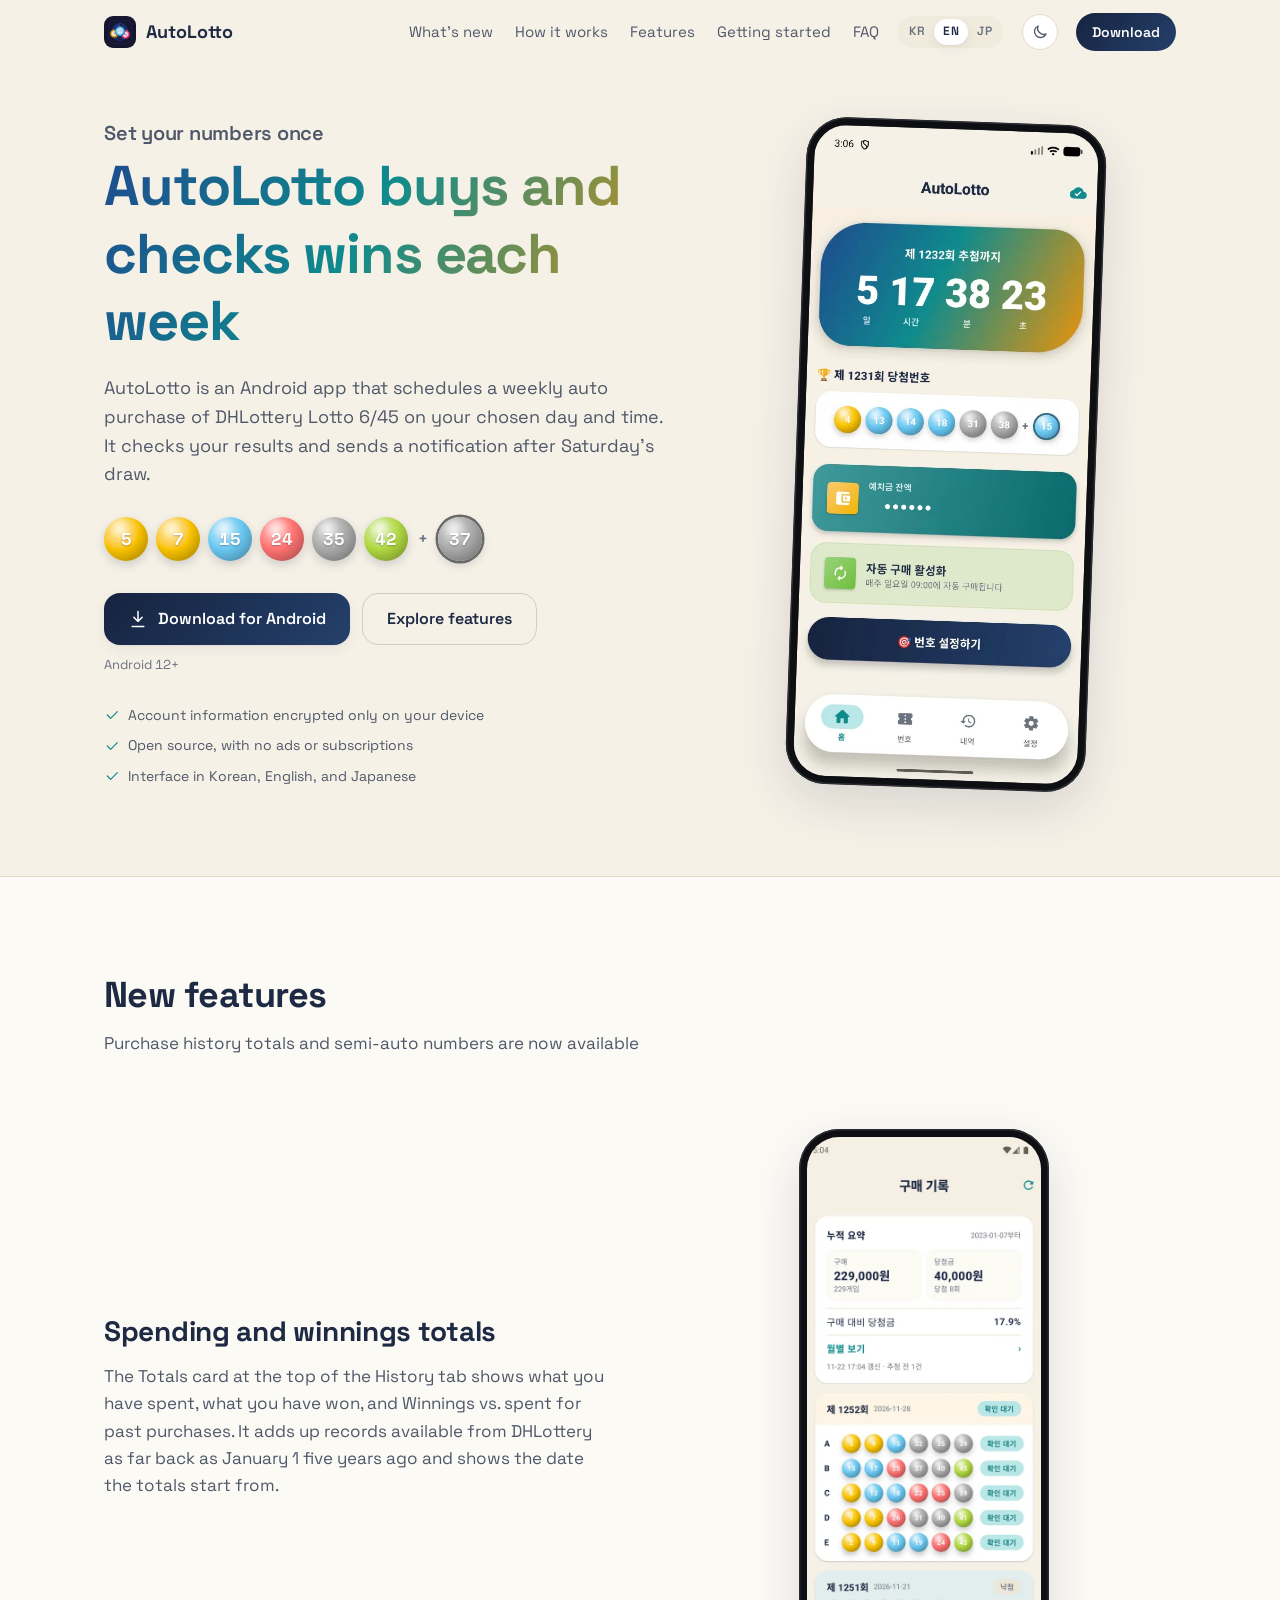
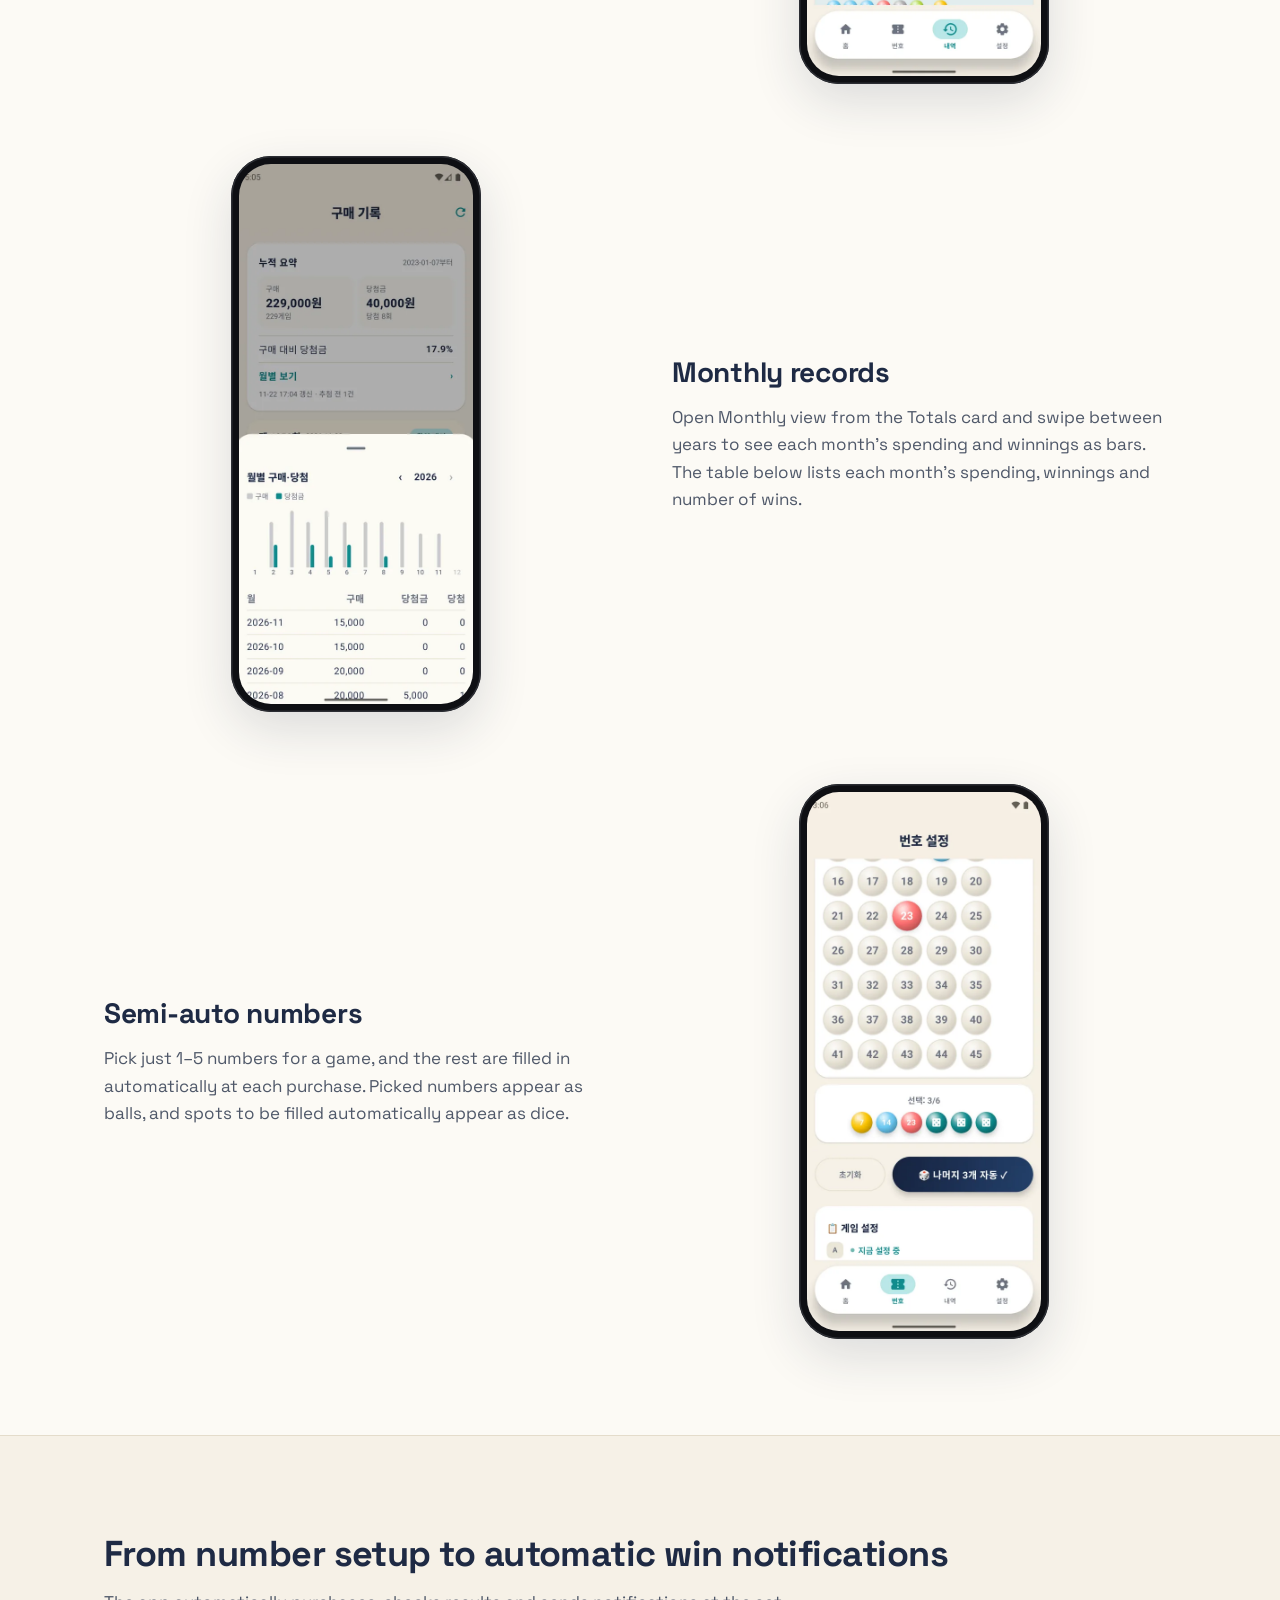
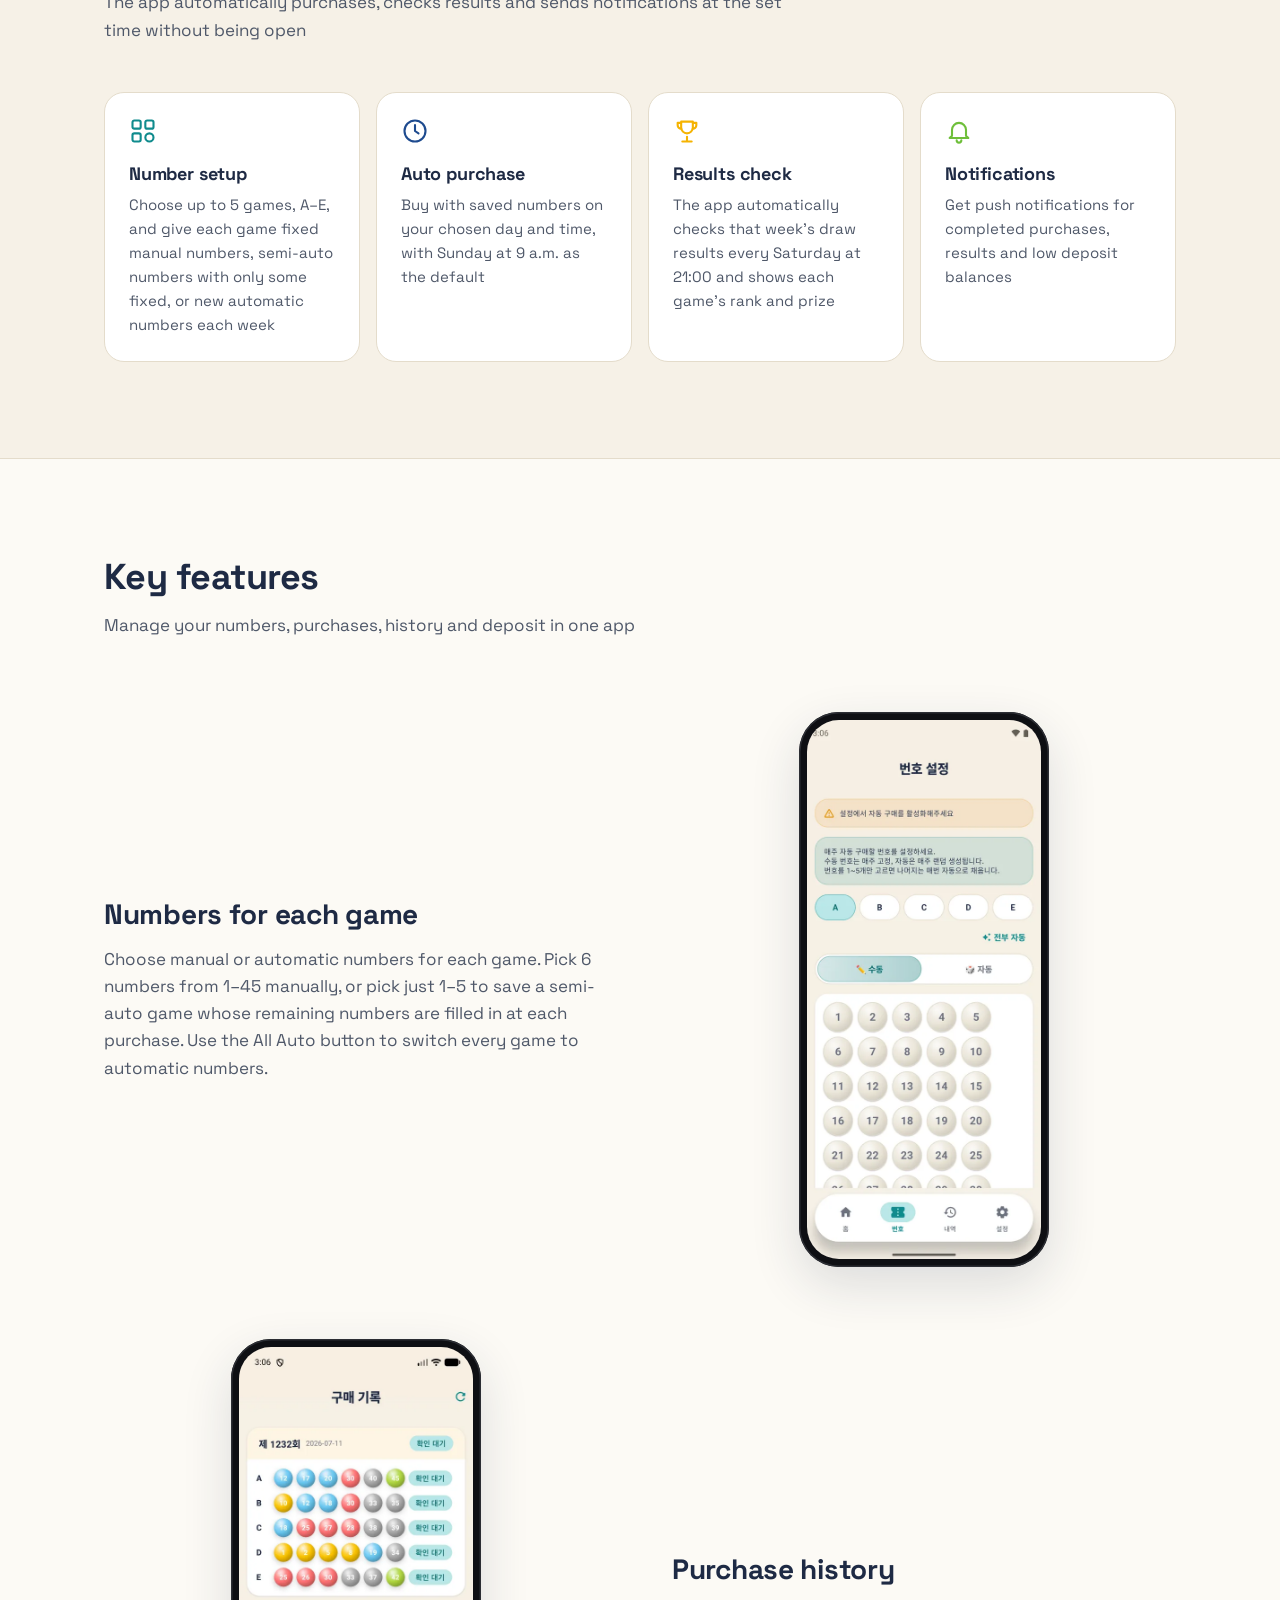
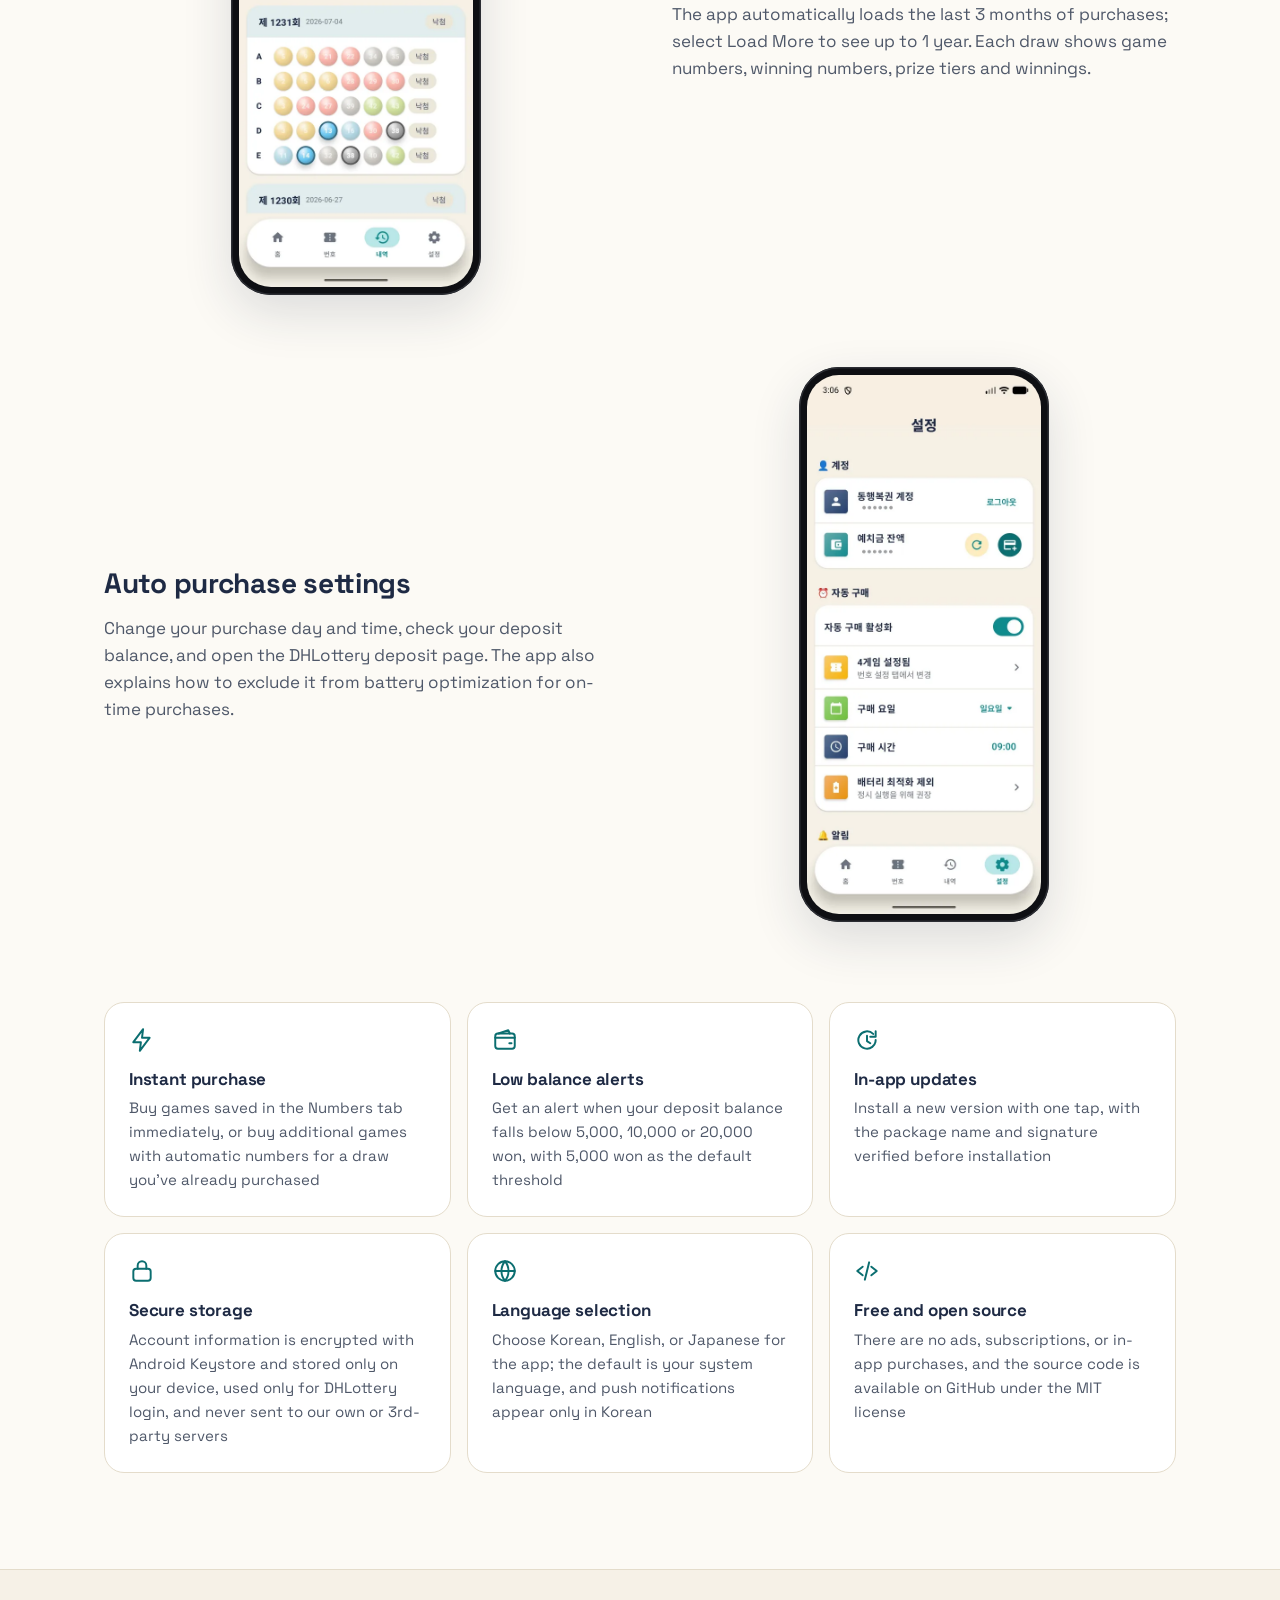
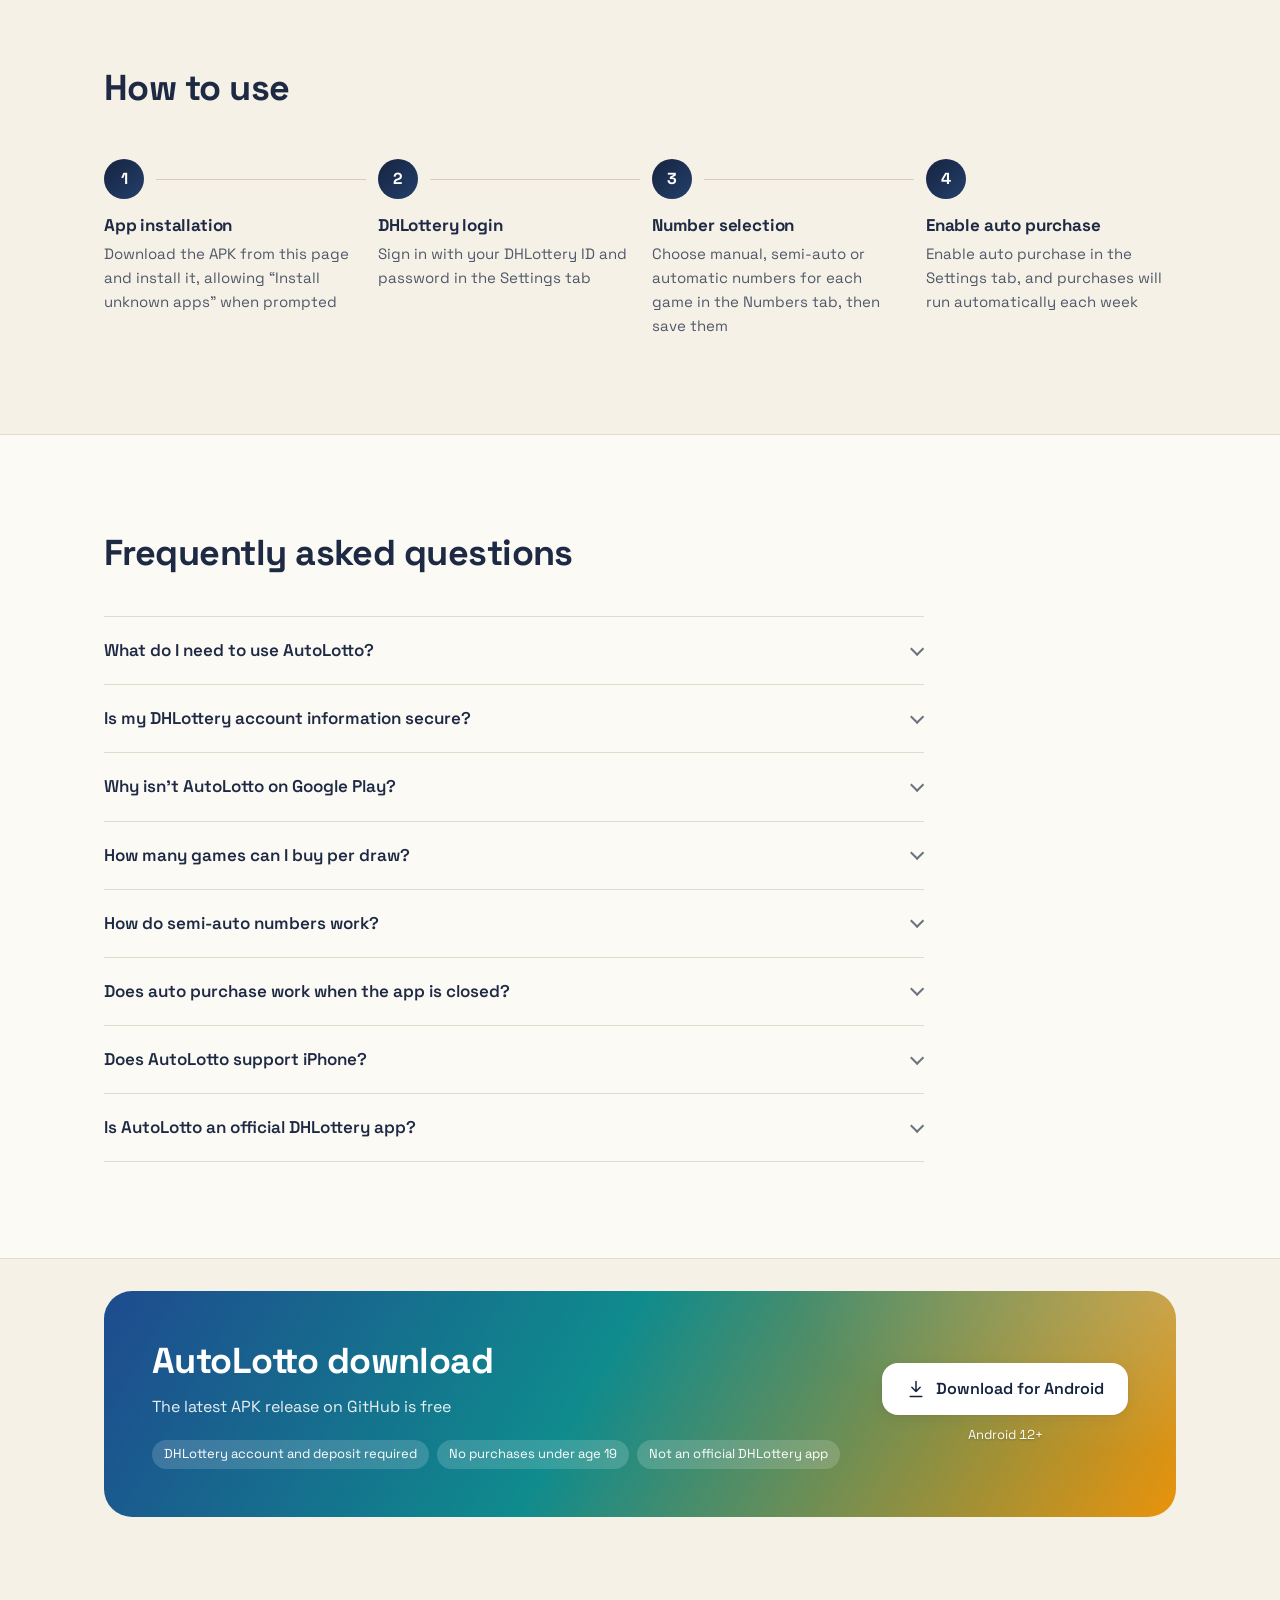
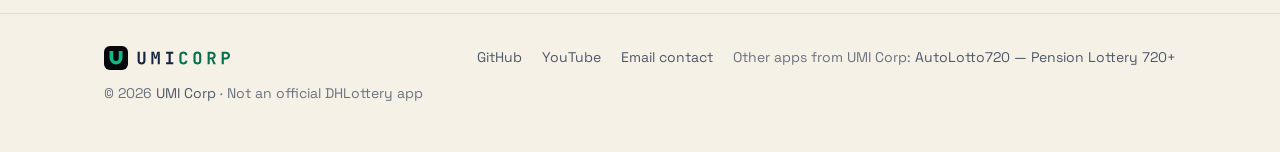
<file: site/en/index.html>
<!doctype html>
<html lang="en">
<head>
<meta charset="utf-8">
<meta name="viewport" content="width=device-width, initial-scale=1">
<title>AutoLotto: Lotto 6/45 auto purchase and win checking for Android</title>
<meta name="description" content="Schedule a weekly auto purchase of DHLottery Lotto 6/45 and get results and notifications after Saturday&#x27;s draw. Choose manual, semi-auto or automatic numbers for up to 5 games, and review past spending and winnings in totals and monthly records. Account information is encrypted on your device. Free, ad-free and open source. Requires Android 12 or later.">
<meta name="color-scheme" content="light dark">
<meta name="theme-color" media="(prefers-color-scheme: light)" content="#f6f1e7">
<meta name="theme-color" media="(prefers-color-scheme: dark)" content="#15161b">
<link rel="canonical" href="https://autolotto.umicorp.kr/en/">
<link rel="alternate" hreflang="ko" href="https://autolotto.umicorp.kr/">
<link rel="alternate" hreflang="en" href="https://autolotto.umicorp.kr/en/">
<link rel="alternate" hreflang="ja" href="https://autolotto.umicorp.kr/ja/">
<link rel="alternate" hreflang="x-default" href="https://autolotto.umicorp.kr/">
<meta property="og:locale:alternate" content="ko_KR">
<meta property="og:locale:alternate" content="ja_JP">
<meta property="og:type" content="website">
<meta property="og:title" content="AutoLotto: Lotto 6/45 auto purchase and win checking for Android">
<meta property="og:description" content="Schedule a weekly auto purchase of DHLottery Lotto 6/45 and get results and notifications after Saturday&#x27;s draw. Choose manual, semi-auto or automatic numbers for up to 5 games, and review past spending and winnings in totals and monthly records. Account information is encrypted on your device. Free, ad-free and open source. Requires Android 12 or later.">
<meta property="og:url" content="https://autolotto.umicorp.kr/en/">
<meta property="og:image" content="https://autolotto.umicorp.kr/assets/og.jpg">
<meta property="og:image:width" content="1200">
<meta property="og:image:height" content="630">
<meta property="og:site_name" content="AutoLotto">
<meta property="og:locale" content="en_US">
<meta name="twitter:card" content="summary_large_image">
<link rel="icon" type="image/png" sizes="48x48" href="../assets/favicon-48.png">
<link rel="apple-touch-icon" href="../assets/apple-touch-icon.png">
<script>
  // 첫 화면부터 테마를 맞춘다: 직접 고른 값 → 시스템 설정
  (function () {
    var t = null;
    try { t = localStorage.getItem('theme'); } catch (e) {}
    document.documentElement.dataset.theme = t || (matchMedia('(prefers-color-scheme: dark)').matches ? 'dark' : 'light');
    document.documentElement.classList.add('js');
  })();
</script>
<script async src="https://www.googletagmanager.com/gtag/js?id=G-Q2ZL599WPJ"></script>
<script>window.dataLayer=window.dataLayer||[];function gtag(){dataLayer.push(arguments);}gtag('js',new Date());gtag('config','G-Q2ZL599WPJ');</script>
<link rel="preload" href="../assets/fonts/space-grotesk.woff2" as="font" type="font/woff2" crossorigin>
<link rel="stylesheet" href="../assets/site.css?v=20261122a">
<script defer src="../assets/site.js"></script>
<script type="application/ld+json">
{
 "@context": "https://schema.org",
 "@graph": [
  {
   "@type": "Organization",
   "@id": "https://autolotto.umicorp.kr/#org",
   "name": "UMI Corp",
   "url": "https://umicorp.kr",
   "email": "contact@umicorp.kr",
   "sameAs": [
    "https://www.youtube.com/@UmiCorp",
    "https://github.com/umi-corp"
   ]
  },
  {
   "@type": "WebSite",
   "@id": "https://autolotto.umicorp.kr/#site",
   "url": "https://autolotto.umicorp.kr/",
   "name": "AutoLotto",
   "inLanguage": [
    "ko",
    "en",
    "ja"
   ],
   "publisher": {
    "@id": "https://autolotto.umicorp.kr/#org"
   }
  },
  {
   "@type": "MobileApplication",
   "@id": "https://autolotto.umicorp.kr/en/#app",
   "name": "AutoLotto",
   "alternateName": "오토로또",
   "operatingSystem": "Android 12+",
   "applicationCategory": "UtilitiesApplication",
   "description": "Schedule a weekly auto purchase of DHLottery Lotto 6/45 and get results and notifications after Saturday's draw. Choose manual, semi-auto or automatic numbers for up to 5 games, and review past spending and winnings in totals and monthly records. Account information is encrypted on your device. Free, ad-free and open source. Requires Android 12 or later.",
   "url": "https://autolotto.umicorp.kr/en/",
   "installUrl": "https://github.com/umi-corp/autolotto/releases/latest",
   "downloadUrl": "https://github.com/umi-corp/autolotto/releases/latest",
   "image": "https://autolotto.umicorp.kr/assets/icon-512.png",
   "screenshot": [
    "https://autolotto.umicorp.kr/assets/shots/home.webp",
    "https://autolotto.umicorp.kr/assets/shots/numbers.webp",
    "https://autolotto.umicorp.kr/assets/shots/history.webp",
    "https://autolotto.umicorp.kr/assets/shots/settings.webp",
    "https://autolotto.umicorp.kr/assets/shots/summary.webp",
    "https://autolotto.umicorp.kr/assets/shots/monthly.webp",
    "https://autolotto.umicorp.kr/assets/shots/semi-auto.webp"
   ],
   "offers": {
    "@type": "Offer",
    "price": "0",
    "priceCurrency": "KRW"
   },
   "author": {
    "@id": "https://autolotto.umicorp.kr/#org"
   },
   "inLanguage": "en",
   "license": "https://github.com/umi-corp/autolotto/blob/main/LICENSE",
   "featureList": [
    "Auto purchase",
    "Results check",
    "Instant purchase",
    "Low balance alerts",
    "Purchase history",
    "Spending and winnings totals",
    "Monthly records",
    "Semi-auto numbers",
    "Secure storage"
   ]
  },
  {
   "@type": "FAQPage",
   "@id": "https://autolotto.umicorp.kr/en/#faq",
   "inLanguage": "en",
   "mainEntity": [
    {
     "@type": "Question",
     "name": "What do I need to use AutoLotto?",
     "acceptedAnswer": {
      "@type": "Answer",
      "text": "You need a DHLottery account at dhlottery.co.kr and enough deposit to cover your purchase. Add funds on the DHLottery website; the app links to the deposit page."
     }
    },
    {
     "@type": "Question",
     "name": "Is my DHLottery account information secure?",
     "acceptedAnswer": {
      "@type": "Answer",
      "text": "Your account information is encrypted with Android Keystore, stored only on your device, and used only to sign in to DHLottery; the app has no server of its own. You can verify this in the public source code on GitHub."
     }
    },
    {
     "@type": "Question",
     "name": "Why isn't AutoLotto on Google Play?",
     "acceptedAnswer": {
      "@type": "Answer",
      "text": "Google Play's gambling policy does not allow lottery purchase apps. The APK is distributed through GitHub releases, and you can install new versions through in-app updates."
     }
    },
    {
     "@type": "Question",
     "name": "How many games can I buy per draw?",
     "acceptedAnswer": {
      "@type": "Answer",
      "text": "DHLottery limits online purchases to 5 games (5,000 won) per draw. The DHLottery server determines whether you have exceeded the limit, and AutoLotto displays the DHLottery error message unchanged if you have."
     }
    },
    {
     "@type": "Question",
     "name": "How do semi-auto numbers work?",
     "acceptedAnswer": {
      "@type": "Answer",
      "text": "In the Numbers tab, pick just 1–5 numbers for a game and confirm to make it a semi-auto game. Your picked numbers stay the same every time, and the remaining spots are filled with new random numbers at each purchase."
     }
    },
    {
     "@type": "Question",
     "name": "Does auto purchase work when the app is closed?",
     "acceptedAnswer": {
      "@type": "Answer",
      "text": "The app makes an auto purchase at your scheduled time without being open, but it needs an internet connection. Exclude it from battery optimization to help it run on time."
     }
    },
    {
     "@type": "Question",
     "name": "Does AutoLotto support iPhone?",
     "acceptedAnswer": {
      "@type": "Answer",
      "text": "AutoLotto requires Android 12 or later. There is no iPhone app."
     }
    },
    {
     "@type": "Question",
     "name": "Is AutoLotto an official DHLottery app?",
     "acceptedAnswer": {
      "@type": "Answer",
      "text": "AutoLotto is not an official DHLottery app; it was developed by UMI Corp. You are responsible for your use of the app, and anyone under 19 cannot buy lottery tickets."
     }
    }
   ]
  }
 ]
}
</script>
</head>
<body>
<a class="skip" href="#main">Skip to content</a>
<header class="site-nav">
  <nav class="wrap nav" aria-label="AutoLotto">
    <a class="brand" href="../en/"><img src="../assets/icon-160.webp" alt="" width="32" height="32"><span>AutoLotto</span></a>
    <div class="nav-right">
      <div class="nav-links">
        <a href="#whats-new">What's new</a>
        <a href="#flow">How it works</a>
        <a href="#features">Features</a>
        <a href="#how">Getting started</a>
        <a href="#faq">FAQ</a>
      </div>
      <div class="lang-switch" role="group" aria-label="Language"><a href="../" lang="ko" hreflang="ko">KR</a><a href="../en/" lang="en" hreflang="en" aria-current="page">EN</a><a href="../ja/" lang="ja" hreflang="ja">JP</a></div>
      <button class="icon-btn theme-btn" type="button" data-theme-toggle aria-label="Switch between light and dark themes">
        <svg class="moon" viewBox="0 0 24 24" fill="none" stroke="currentColor" stroke-width="1.8" stroke-linecap="round" stroke-linejoin="round" aria-hidden="true"><path d="M20 14.5A8 8 0 0 1 9.5 4a8 8 0 1 0 10.5 10.5z"/></svg>
        <svg class="sun" viewBox="0 0 24 24" fill="none" stroke="currentColor" stroke-width="1.8" stroke-linecap="round" aria-hidden="true"><circle cx="12" cy="12" r="4"/><path d="M12 2v2M12 20v2M2 12h2M20 12h2M4.9 4.9l1.4 1.4M17.7 17.7l1.4 1.4M4.9 19.1l1.4-1.4M17.7 6.3l1.4-1.4"/></svg>
      </button>
      <a class="nav-cta" href="#download">Download</a>
    </div>
  </nav>
</header>

<main id="main">
  <section class="hero">
    <div class="wrap hero-grid">
      <div>
        <h1 class="headline"><span class="l1">Set your numbers once</span><span class="l2">AutoLotto buys and checks wins each week</span></h1>
        <p class="lead">AutoLotto is an Android app that schedules a weekly auto purchase of DHLottery Lotto 6/45 on your chosen day and time. It checks your results and sends a notification after Saturday's draw.</p>
        <ul class="balls" data-balls aria-hidden="true"><li style="--i:0"><span class="ball" data-b="1">7</span></li><li style="--i:1"><span class="ball" data-b="2">14</span></li><li style="--i:2"><span class="ball" data-b="3">22</span></li><li style="--i:3"><span class="ball" data-b="3">29</span></li><li style="--i:4"><span class="ball" data-b="4">37</span></li><li style="--i:5"><span class="ball" data-b="5">41</span></li><li class="plus" style="--i:6">+</li><li style="--i:7"><span class="ball bonus" data-b="2">16</span></li></ul>
        <div class="hero-actions">
          <div class="hero-dl"><a class="btn btn-cta" href="https://github.com/umi-corp/autolotto/releases/latest" data-apk><svg class="icon" viewBox="0 0 24 24" aria-hidden="true"><path d="M12 3v12M7 10l5 5 5-5M5 21h14"/></svg>Download for Android</a><span class="apk-meta" data-apk-meta>Android 12+</span></div>
          <a class="btn btn-ghost" href="#flow">Explore features</a>
        </div>
        <ul class="points"><li><svg class="icon" viewBox="0 0 24 24" aria-hidden="true"><path d="M5 12l5 5L20 7"/></svg>Account information encrypted only on your device</li><li><svg class="icon" viewBox="0 0 24 24" aria-hidden="true"><path d="M5 12l5 5L20 7"/></svg>Open source, with no ads or subscriptions</li><li><svg class="icon" viewBox="0 0 24 24" aria-hidden="true"><path d="M5 12l5 5L20 7"/></svg>Interface in Korean, English, and Japanese</li></ul>
      </div>
      <div class="hero-media"><div class="phone"><img src="../assets/shots/home.webp" alt="AutoLotto home screen showing time until the next draw, previous draw&#x27;s winning numbers, deposit balance, and auto purchase status" width="540" height="1200" fetchpriority="high" decoding="async"></div></div>
    </div>
  </section>

  <section class="band alt" id="whats-new" aria-labelledby="whats-new-title">
    <div class="wrap">
      <h2 class="band-title" id="whats-new-title">New features</h2>
      <p class="band-desc">Purchase history totals and semi-auto numbers are now available</p>
      <div class="feature">
        <div>
          <h3>Spending and winnings totals</h3>
          <p>The Totals card at the top of the History tab shows what you have spent, what you have won, and Winnings vs. spent for past purchases. It adds up records available from DHLottery as far back as January 1 five years ago and shows the date the totals start from.</p>
        </div>
        <div class="feature-media"><div class="phone"><img src="../assets/shots/summary.webp" alt="Totals card in the History tab showing amount spent and games, winnings and wins, Winnings vs. spent, and Monthly view" width="540" height="1200" loading="lazy" decoding="async"></div></div>
      </div>
      <div class="feature rev">
        <div>
          <h3>Monthly records</h3>
          <p>Open Monthly view from the Totals card and swipe between years to see each month's spending and winnings as bars. The table below lists each month's spending, winnings and number of wins.</p>
        </div>
        <div class="feature-media"><div class="phone"><img src="../assets/shots/monthly.webp" alt="Monthly spending and winnings sheet with a year switcher, bars for January to December, and a monthly table" width="540" height="1200" loading="lazy" decoding="async"></div></div>
      </div>
      <div class="feature">
        <div>
          <h3>Semi-auto numbers</h3>
          <p>Pick just 1–5 numbers for a game, and the rest are filled in automatically at each purchase. Picked numbers appear as balls, and spots to be filled automatically appear as dice.</p>
        </div>
        <div class="feature-media"><div class="phone"><img src="../assets/shots/semi-auto.webp" alt="Semi-auto setup in the Numbers tab with 3 picked numbers shown as balls, 3 dice for the remaining spots, and the Auto-fill 3 more button" width="540" height="1200" loading="lazy" decoding="async"></div></div>
      </div>
    </div>
  </section>

  <section class="band" id="flow" aria-labelledby="flow-title">
    <div class="wrap">
      <h2 class="band-title" id="flow-title">From number setup to automatic win notifications</h2>
      <p class="band-desc">The app automatically purchases, checks results and sends notifications at the set time without being open</p>
      <ol class="stages"><li class="stage"><span class="stage-ic"><svg class="icon" viewBox="0 0 24 24" aria-hidden="true"><rect x="3" y="3" width="7" height="7" rx="1.5"/><rect x="14" y="3" width="7" height="7" rx="1.5"/><rect x="3" y="14" width="7" height="7" rx="1.5"/><circle cx="17.5" cy="17.5" r="3.5"/></svg></span><h3>Number setup</h3><p>Choose up to 5 games, A–E, and give each game fixed manual numbers, semi-auto numbers with only some fixed, or new automatic numbers each week</p></li><li class="stage"><span class="stage-ic"><svg class="icon" viewBox="0 0 24 24" aria-hidden="true"><circle cx="12" cy="12" r="9"/><path d="M12 7v5l3 2"/></svg></span><h3>Auto purchase</h3><p>Buy with saved numbers on your chosen day and time, with Sunday at 9 a.m. as the default</p></li><li class="stage"><span class="stage-ic"><svg class="icon" viewBox="0 0 24 24" aria-hidden="true"><path d="M8 21h8M12 17v4M7 4h10v5a5 5 0 0 1-10 0V4z"/><path d="M17 5h3v2a3 3 0 0 1-3 3M7 5H4v2a3 3 0 0 0 3 3"/></svg></span><h3>Results check</h3><p>The app automatically checks that week's draw results every Saturday at 21:00 and shows each game's rank and prize</p></li><li class="stage"><span class="stage-ic"><svg class="icon" viewBox="0 0 24 24" aria-hidden="true"><path d="M6 16V11a6 6 0 0 1 12 0v5l2 2H4l2-2z"/><path d="M10 20a2 2 0 0 0 4 0"/></svg></span><h3>Notifications</h3><p>Get push notifications for completed purchases, results and low deposit balances</p></li></ol>
    </div>
  </section>

  <section class="band alt" id="features" aria-labelledby="features-title">
    <div class="wrap">
      <h2 class="band-title" id="features-title">Key features</h2>
      <p class="band-desc">Manage your numbers, purchases, history and deposit in one app</p>
      <div class="feature">
        <div>
          <h3>Numbers for each game</h3>
          <p>Choose manual or automatic numbers for each game. Pick 6 numbers from 1–45 manually, or pick just 1–5 to save a semi-auto game whose remaining numbers are filled in at each purchase. Use the All Auto button to switch every game to automatic numbers.</p>
        </div>
        <div class="feature-media"><div class="phone"><img src="../assets/shots/numbers.webp" alt="Number settings screen showing game selection A–E, manual and automatic options, and numbered balls 1–45" width="540" height="1200" loading="lazy" decoding="async"></div></div>
      </div>
      <div class="feature rev">
        <div>
          <h3>Purchase history</h3>
          <p>The app automatically loads the last 3 months of purchases; select Load More to see up to 1 year. Each draw shows game numbers, winning numbers, prize tiers and winnings.</p>
        </div>
        <div class="feature-media"><div class="phone"><img src="../assets/shots/history.webp" alt="Purchase history screen showing game numbers and win status by draw" width="540" height="1200" loading="lazy" decoding="async"></div></div>
      </div>
      <div class="feature">
        <div>
          <h3>Auto purchase settings</h3>
          <p>Change your purchase day and time, check your deposit balance, and open the DHLottery deposit page. The app also explains how to exclude it from battery optimization for on-time purchases.</p>
        </div>
        <div class="feature-media"><div class="phone"><img src="../assets/shots/settings.webp" alt="Settings screen showing DHLottery account, deposit balance, and auto purchase day and time" width="540" height="1200" loading="lazy" decoding="async"></div></div>
      </div>
      <ul class="cards"><li class="card"><span class="card-ic"><svg class="icon" viewBox="0 0 24 24" aria-hidden="true"><path d="M13 2L4 14h7l-1 8 9-12h-7l1-8z"/></svg></span><h3>Instant purchase</h3><p>Buy games saved in the Numbers tab immediately, or buy additional games with automatic numbers for a draw you've already purchased</p></li><li class="card"><span class="card-ic"><svg class="icon" viewBox="0 0 24 24" aria-hidden="true"><rect x="3" y="6" width="18" height="14" rx="2.5"/><path d="M3 10h18M16 15h2"/><path d="M6 6l9-3 1.5 3"/></svg></span><h3>Low balance alerts</h3><p>Get an alert when your deposit balance falls below 5,000, 10,000 or 20,000 won, with 5,000 won as the default threshold</p></li><li class="card"><span class="card-ic"><svg class="icon" viewBox="0 0 24 24" aria-hidden="true"><path d="M20 12a8 8 0 1 1-2.3-5.6"/><path d="M20 4v5h-5"/><path d="M12 8v5l3 2"/></svg></span><h3>In-app updates</h3><p>Install a new version with one tap, with the package name and signature verified before installation</p></li><li class="card"><span class="card-ic"><svg class="icon" viewBox="0 0 24 24" aria-hidden="true"><rect x="4" y="10" width="16" height="11" rx="2.5"/><path d="M8 10V7a4 4 0 0 1 8 0v3"/></svg></span><h3>Secure storage</h3><p>Account information is encrypted with Android Keystore and stored only on your device, used only for DHLottery login, and never sent to our own or 3rd-party servers</p></li><li class="card"><span class="card-ic"><svg class="icon" viewBox="0 0 24 24" aria-hidden="true"><circle cx="12" cy="12" r="9"/><path d="M3 12h18M12 3a14 14 0 0 1 0 18M12 3a14 14 0 0 0 0 18"/></svg></span><h3>Language selection</h3><p>Choose Korean, English, or Japanese for the app; the default is your system language, and push notifications appear only in Korean</p></li><li class="card"><span class="card-ic"><svg class="icon" viewBox="0 0 24 24" aria-hidden="true"><path d="M8 8l-5 4 5 4M16 8l5 4-5 4M14 4l-4 16"/></svg></span><h3>Free and open source</h3><p>There are no ads, subscriptions, or in-app purchases, and the source code is available on GitHub under the MIT license</p></li></ul>
    </div>
  </section>

  <section class="band" id="how" aria-labelledby="how-title">
    <div class="wrap">
      <h2 class="band-title" id="how-title">How to use</h2>
      <ol class="steps"><li class="step" data-n="1"><h3>App installation</h3><p>Download the APK from this page and install it, allowing “Install unknown apps” when prompted</p></li><li class="step" data-n="2"><h3>DHLottery login</h3><p>Sign in with your DHLottery ID and password in the Settings tab</p></li><li class="step" data-n="3"><h3>Number selection</h3><p>Choose manual, semi-auto or automatic numbers for each game in the Numbers tab, then save them</p></li><li class="step" data-n="4"><h3>Enable auto purchase</h3><p>Enable auto purchase in the Settings tab, and purchases will run automatically each week</p></li></ol>
    </div>
  </section>

  <section class="band alt" id="faq" aria-labelledby="faq-title">
    <div class="wrap">
      <h2 class="band-title" id="faq-title">Frequently asked questions</h2>
      <div class="faq"><details><summary>What do I need to use AutoLotto?</summary><p>You need a DHLottery account at dhlottery.co.kr and enough deposit to cover your purchase. Add funds on the DHLottery website; the app links to the deposit page.</p></details><details><summary>Is my DHLottery account information secure?</summary><p>Your account information is encrypted with Android Keystore, stored only on your device, and used only to sign in to DHLottery; the app has no server of its own. You can verify this in the public source code on GitHub.</p></details><details><summary>Why isn't AutoLotto on Google Play?</summary><p>Google Play's gambling policy does not allow lottery purchase apps. The APK is distributed through GitHub releases, and you can install new versions through in-app updates.</p></details><details><summary>How many games can I buy per draw?</summary><p>DHLottery limits online purchases to 5 games (5,000 won) per draw. The DHLottery server determines whether you have exceeded the limit, and AutoLotto displays the DHLottery error message unchanged if you have.</p></details><details><summary>How do semi-auto numbers work?</summary><p>In the Numbers tab, pick just 1–5 numbers for a game and confirm to make it a semi-auto game. Your picked numbers stay the same every time, and the remaining spots are filled with new random numbers at each purchase.</p></details><details><summary>Does auto purchase work when the app is closed?</summary><p>The app makes an auto purchase at your scheduled time without being open, but it needs an internet connection. Exclude it from battery optimization to help it run on time.</p></details><details><summary>Does AutoLotto support iPhone?</summary><p>AutoLotto requires Android 12 or later. There is no iPhone app.</p></details><details><summary>Is AutoLotto an official DHLottery app?</summary><p>AutoLotto is not an official DHLottery app; it was developed by UMI Corp. You are responsible for your use of the app, and anyone under 19 cannot buy lottery tickets.</p></details></div>
    </div>
  </section>

  <section class="outro" id="download" aria-labelledby="dl-title">
    <div class="wrap">
      <div class="outro-card">
        <div>
          <h2 class="band-title" id="dl-title">AutoLotto download</h2>
          <p class="outro-desc">The latest APK release on GitHub is free</p>
          <ul class="notes"><li>DHLottery account and deposit required</li><li>No purchases under age 19</li><li>Not an official DHLottery app</li></ul>
        </div>
        <div class="hero-dl"><a class="btn btn-cta" href="https://github.com/umi-corp/autolotto/releases/latest" data-apk><svg class="icon" viewBox="0 0 24 24" aria-hidden="true"><path d="M12 3v12M7 10l5 5 5-5M5 21h14"/></svg>Download for Android</a><span class="apk-meta" data-apk-meta>Android 12+</span></div>
      </div>
    </div>
  </section>
</main>
<footer class="site-foot">
  <div class="wrap foot">
    <p><a class="co-logo" href="https://umicorp.kr/en/" aria-label="UmiCorp"><img class="on-dark" src="../assets/umicorp-horizontal-dark.svg" alt="" width="126" height="24" loading="lazy"><img class="on-light" src="../assets/umicorp-horizontal-light.svg" alt="" width="126" height="24" loading="lazy"></a>© 2026 <a href="https://umicorp.kr">UMI Corp</a> · Not an official DHLottery app</p>
    <nav aria-label="UMI Corp">
      <a href="https://github.com/umi-corp/autolotto">GitHub</a>
      <a href="https://www.youtube.com/@UmiCorp">YouTube</a>
      <a href="mailto:contact@umicorp.kr">Email contact</a>
      <span>Other apps from UMI Corp: <a href="https://autolotto720.umicorp.kr">AutoLotto720 — Pension Lottery 720+</a></span>
    </nav>
  </div>
</footer>
</body>
</html>
</file>
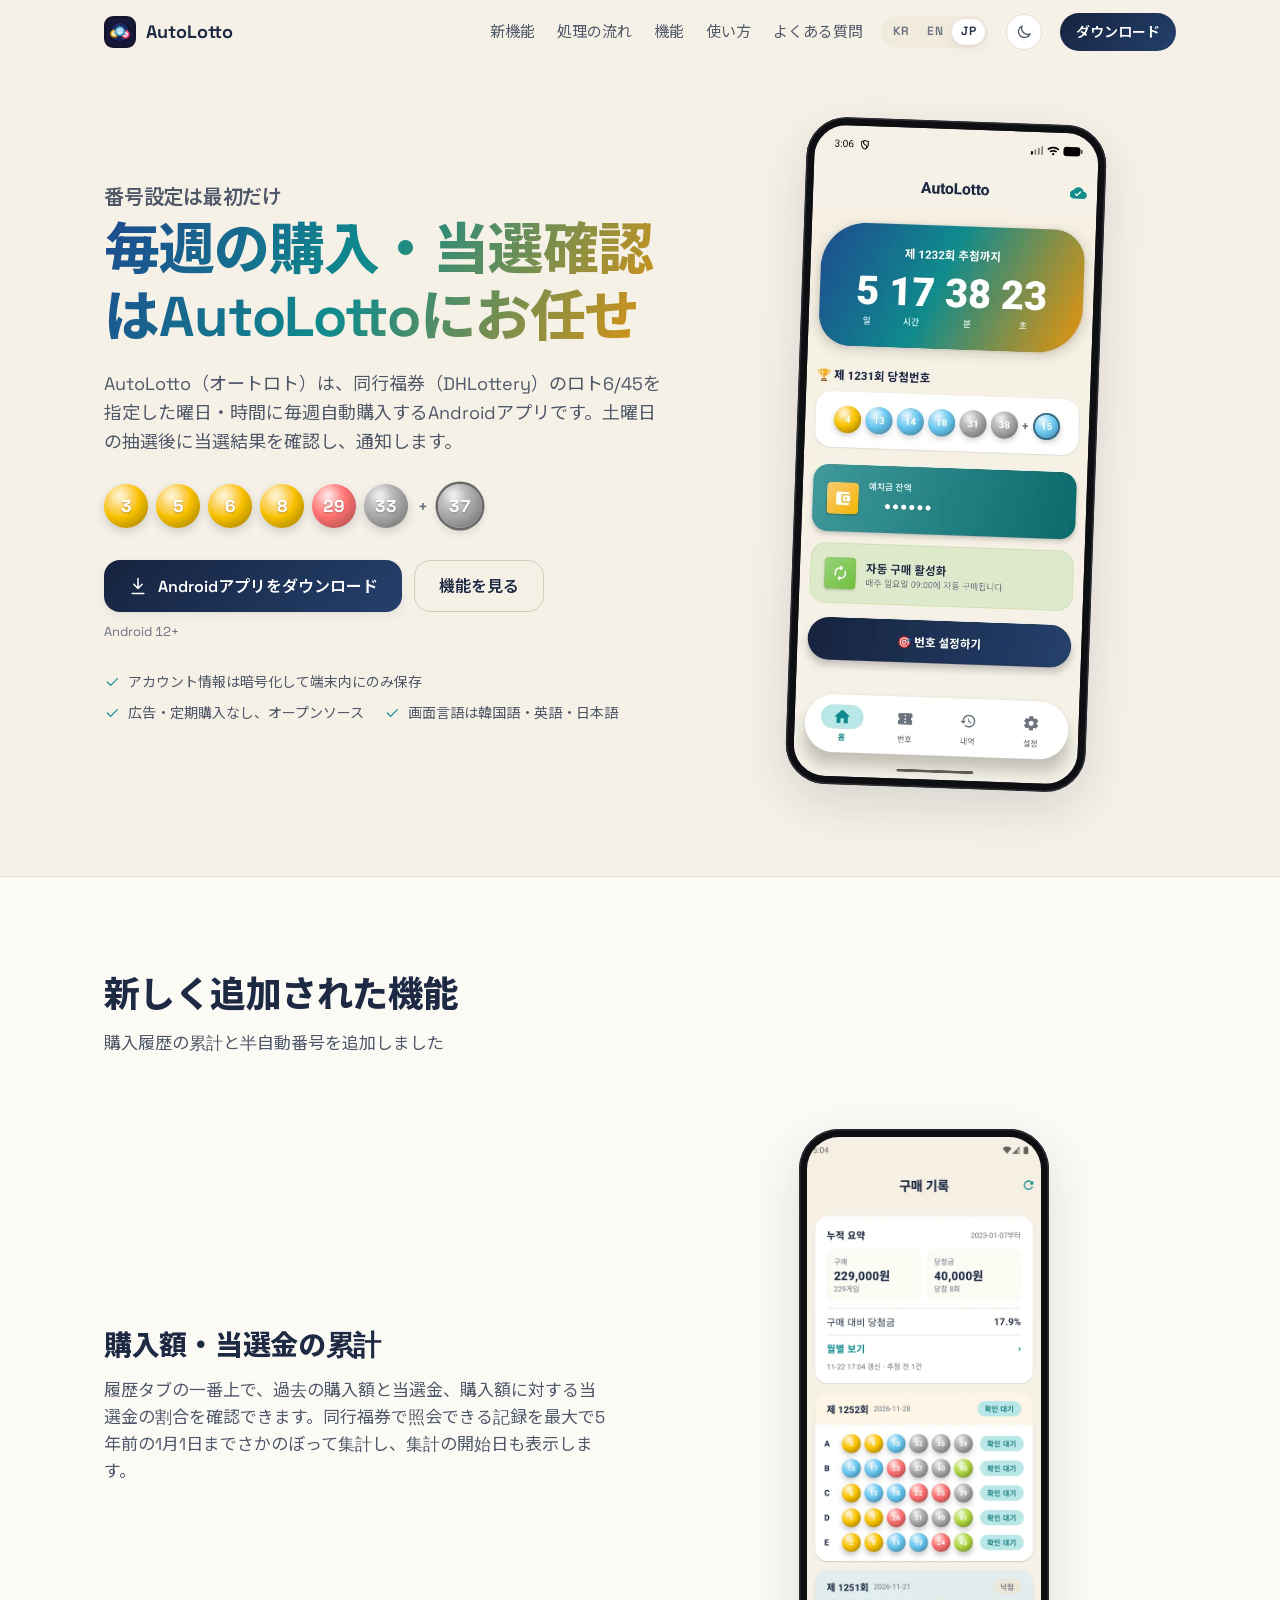
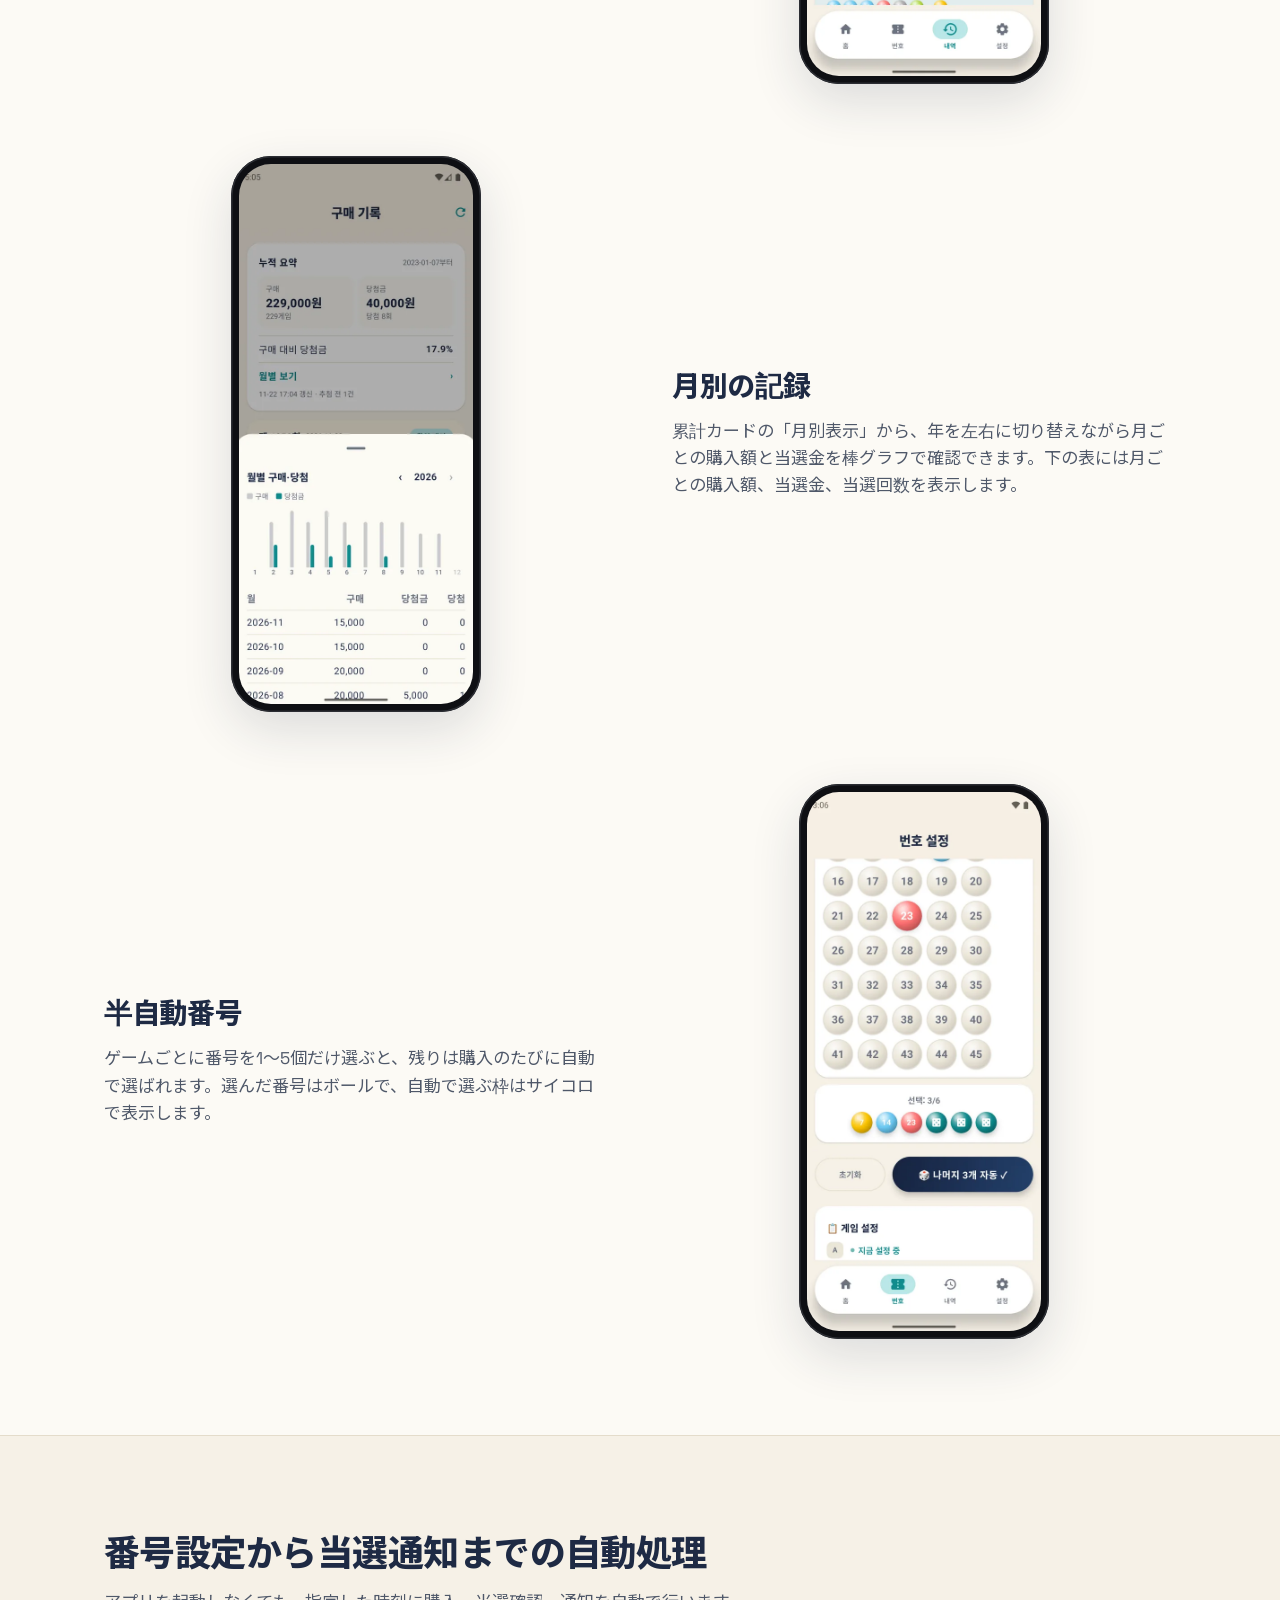
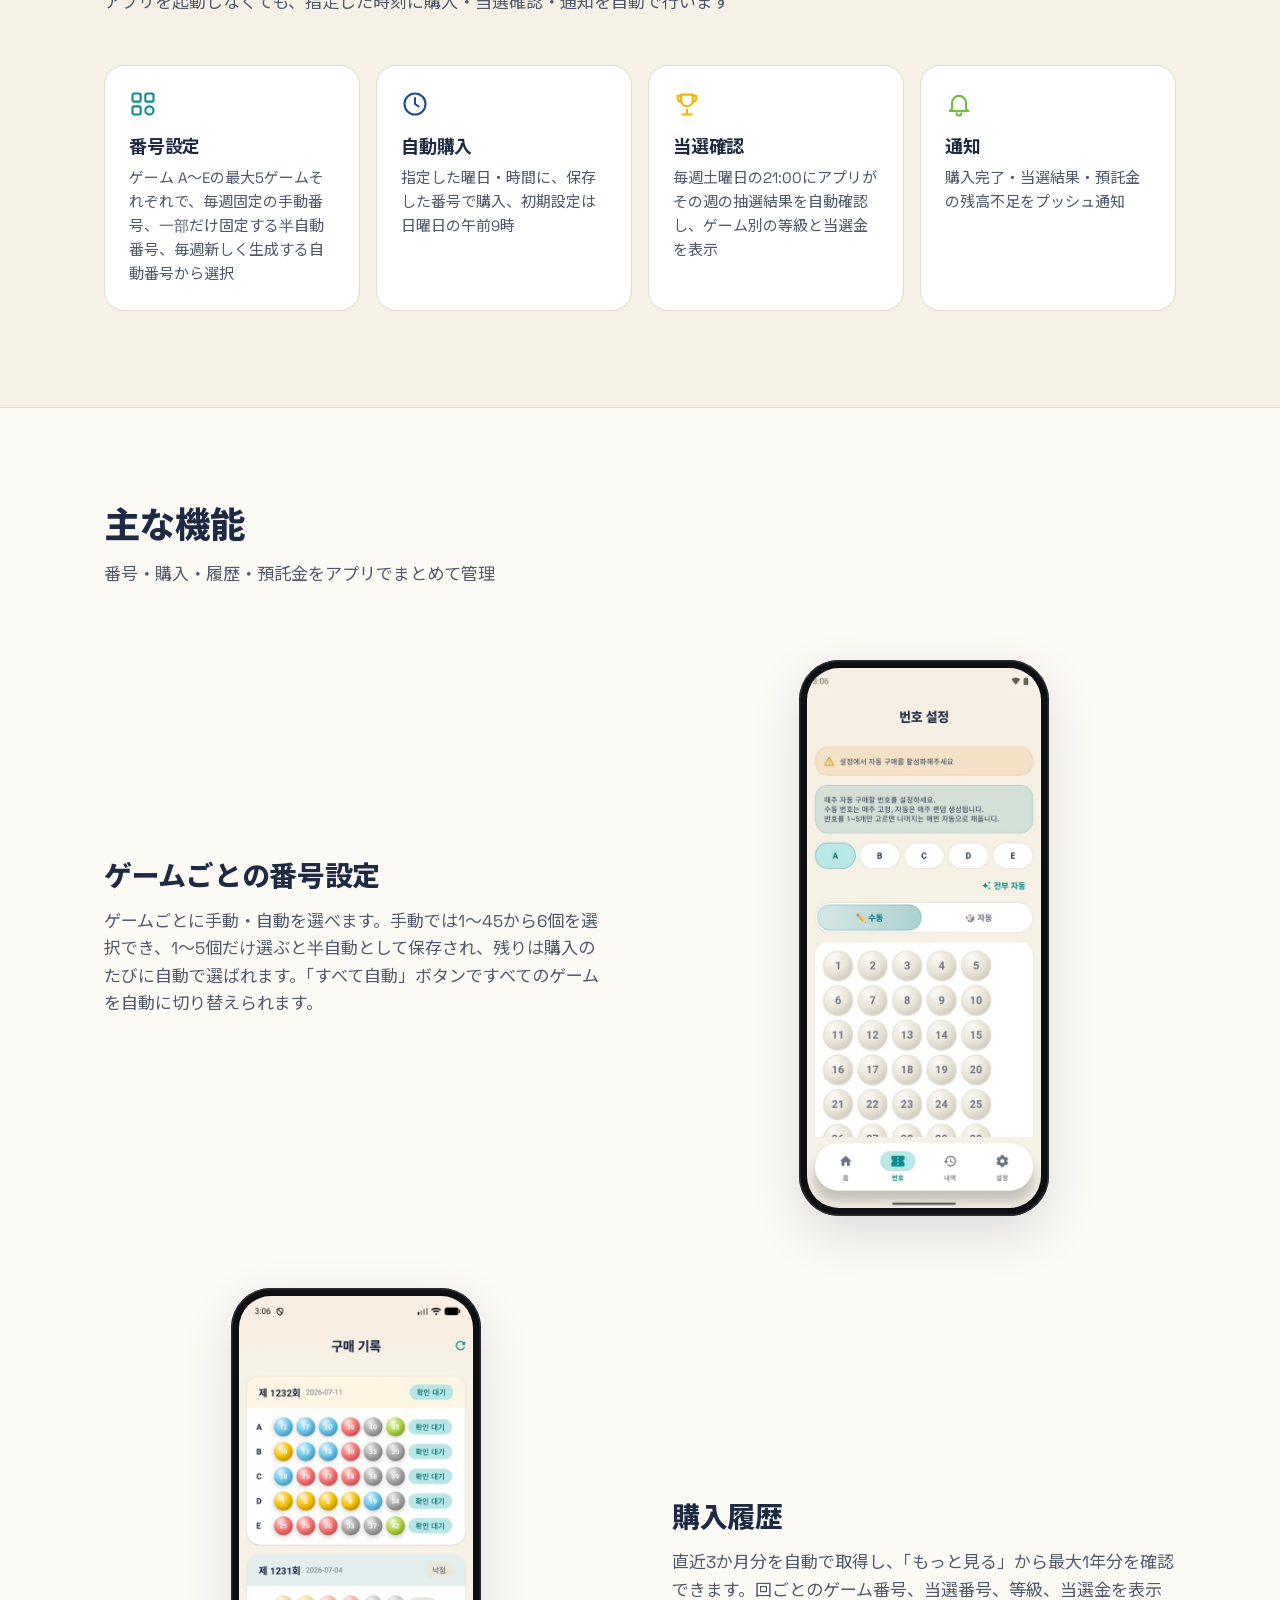
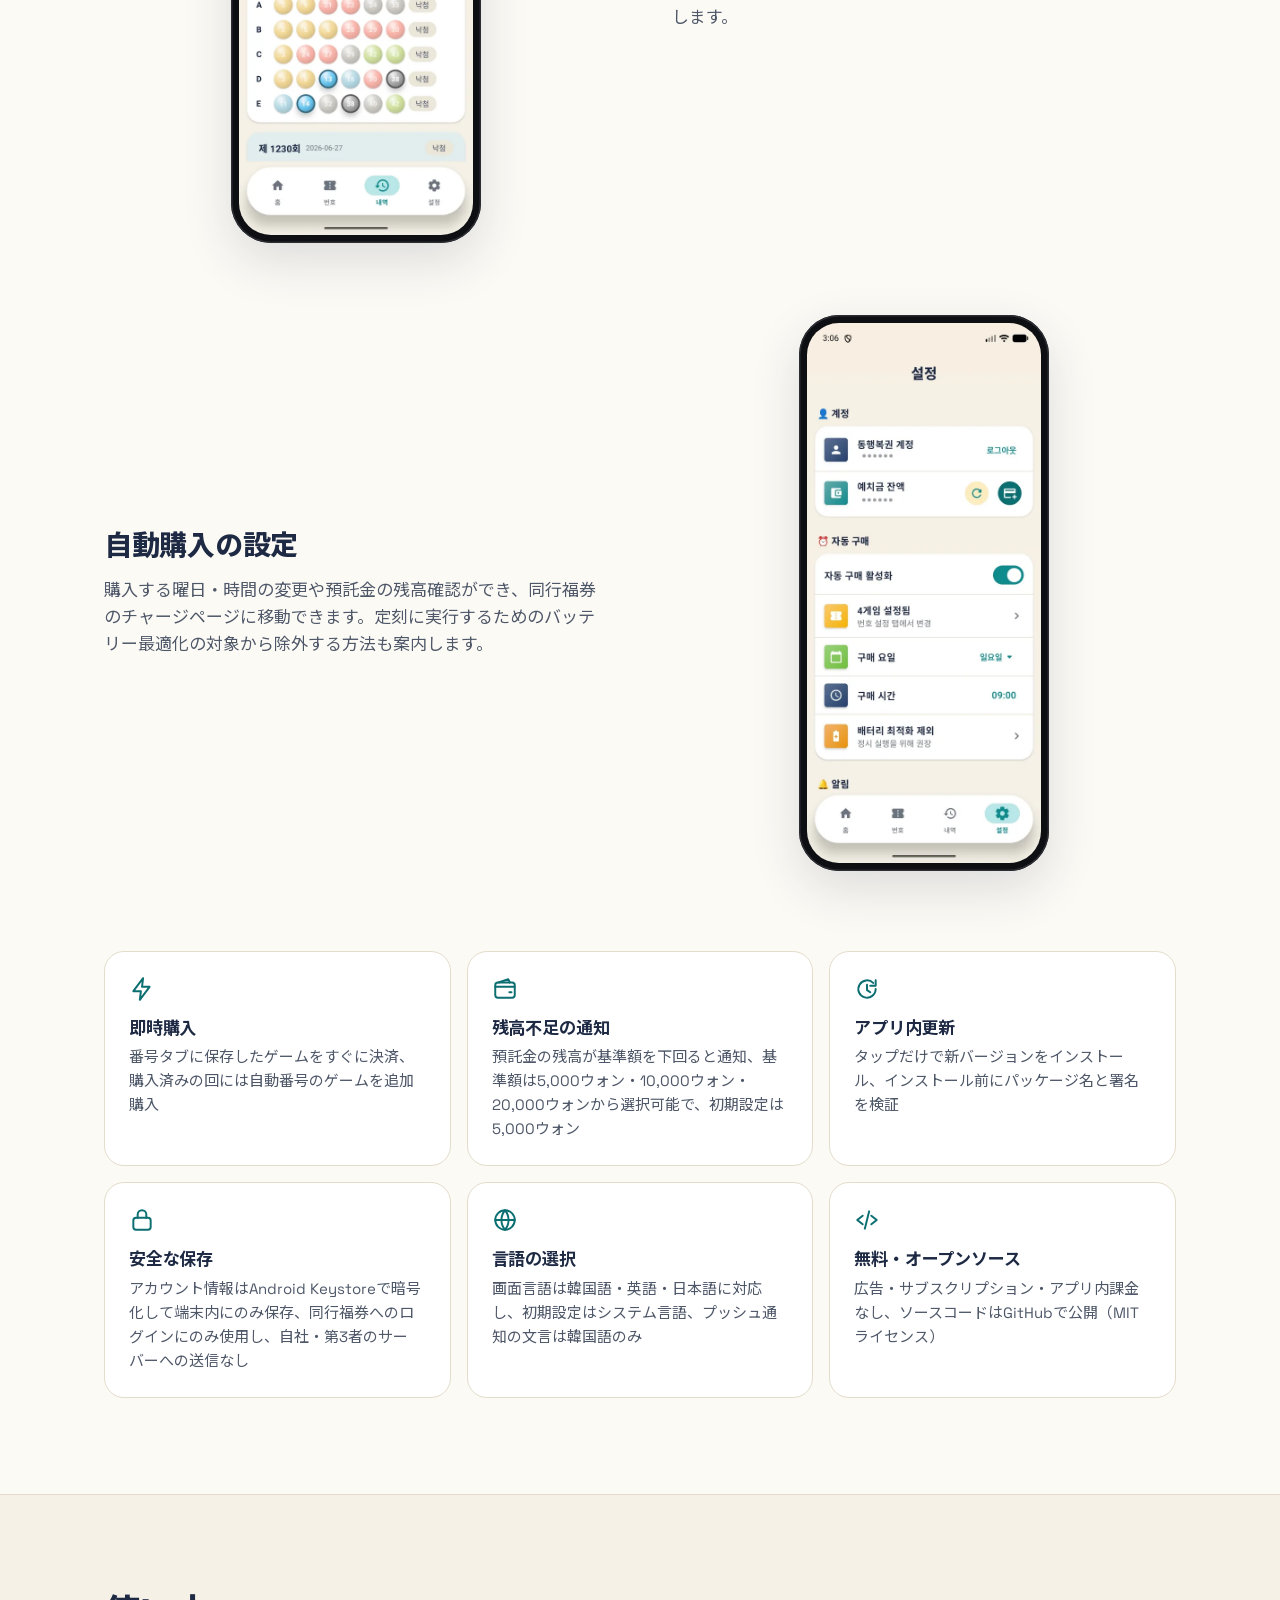
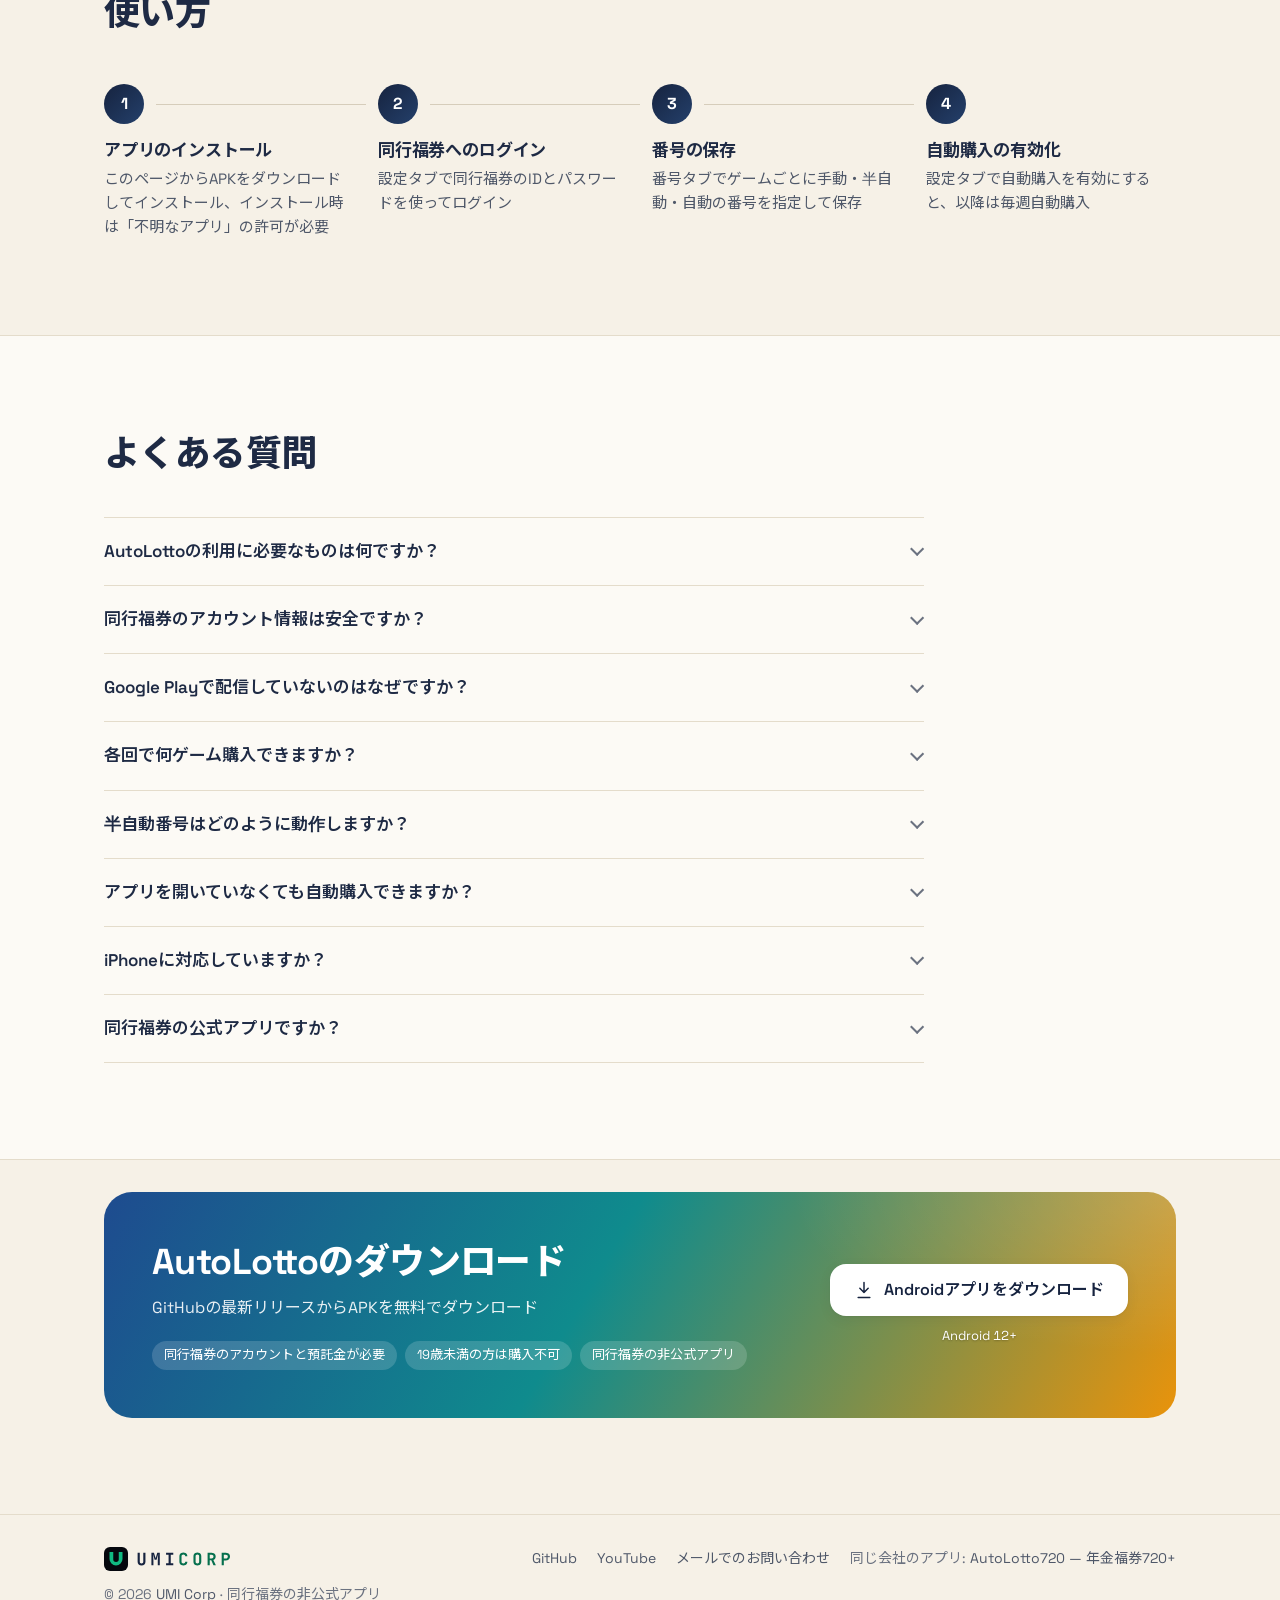
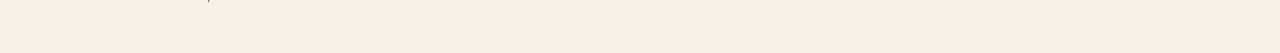
<file: site/ja/index.html>
<!doctype html>
<html lang="ja">
<head>
<meta charset="utf-8">
<meta name="viewport" content="width=device-width, initial-scale=1">
<title>AutoLotto｜ロト6/45の自動購入・当選確認アプリ（Android）</title>
<meta name="description" content="同行福券のロト6/45を指定した曜日・時間に毎週自動購入し、土曜日の抽選後に当選を自動確認・通知。最大5ゲームで、番号はゲームごとに手動・半自動・自動を選択可能。過去の購入額と当選金は累計と月別の記録で確認。アカウント情報は端末内に暗号化して保存。無料・広告なしのオープンソースアプリ。Android 12以上対応">
<meta name="color-scheme" content="light dark">
<meta name="theme-color" media="(prefers-color-scheme: light)" content="#f6f1e7">
<meta name="theme-color" media="(prefers-color-scheme: dark)" content="#15161b">
<link rel="canonical" href="https://autolotto.umicorp.kr/ja/">
<link rel="alternate" hreflang="ko" href="https://autolotto.umicorp.kr/">
<link rel="alternate" hreflang="en" href="https://autolotto.umicorp.kr/en/">
<link rel="alternate" hreflang="ja" href="https://autolotto.umicorp.kr/ja/">
<link rel="alternate" hreflang="x-default" href="https://autolotto.umicorp.kr/">
<meta property="og:locale:alternate" content="ko_KR">
<meta property="og:locale:alternate" content="en_US">
<meta property="og:type" content="website">
<meta property="og:title" content="AutoLotto｜ロト6/45の自動購入・当選確認アプリ（Android）">
<meta property="og:description" content="同行福券のロト6/45を指定した曜日・時間に毎週自動購入し、土曜日の抽選後に当選を自動確認・通知。最大5ゲームで、番号はゲームごとに手動・半自動・自動を選択可能。過去の購入額と当選金は累計と月別の記録で確認。アカウント情報は端末内に暗号化して保存。無料・広告なしのオープンソースアプリ。Android 12以上対応">
<meta property="og:url" content="https://autolotto.umicorp.kr/ja/">
<meta property="og:image" content="https://autolotto.umicorp.kr/assets/og.jpg">
<meta property="og:image:width" content="1200">
<meta property="og:image:height" content="630">
<meta property="og:site_name" content="AutoLotto">
<meta property="og:locale" content="ja_JP">
<meta name="twitter:card" content="summary_large_image">
<link rel="icon" type="image/png" sizes="48x48" href="../assets/favicon-48.png">
<link rel="apple-touch-icon" href="../assets/apple-touch-icon.png">
<script>
  // 첫 화면부터 테마를 맞춘다: 직접 고른 값 → 시스템 설정
  (function () {
    var t = null;
    try { t = localStorage.getItem('theme'); } catch (e) {}
    document.documentElement.dataset.theme = t || (matchMedia('(prefers-color-scheme: dark)').matches ? 'dark' : 'light');
    document.documentElement.classList.add('js');
  })();
</script>
<script async src="https://www.googletagmanager.com/gtag/js?id=G-Q2ZL599WPJ"></script>
<script>window.dataLayer=window.dataLayer||[];function gtag(){dataLayer.push(arguments);}gtag('js',new Date());gtag('config','G-Q2ZL599WPJ');</script>
<link rel="preload" href="../assets/fonts/noto-sans-jp.woff2" as="font" type="font/woff2" crossorigin>
<link rel="preload" href="../assets/fonts/space-grotesk.woff2" as="font" type="font/woff2" crossorigin>
<link rel="stylesheet" href="../assets/site.css?v=20261122a">
<script defer src="../assets/site.js"></script>
<script type="application/ld+json">
{
 "@context": "https://schema.org",
 "@graph": [
  {
   "@type": "Organization",
   "@id": "https://autolotto.umicorp.kr/#org",
   "name": "UMI Corp",
   "url": "https://umicorp.kr",
   "email": "contact@umicorp.kr",
   "sameAs": [
    "https://www.youtube.com/@UmiCorp",
    "https://github.com/umi-corp"
   ]
  },
  {
   "@type": "WebSite",
   "@id": "https://autolotto.umicorp.kr/#site",
   "url": "https://autolotto.umicorp.kr/",
   "name": "AutoLotto",
   "inLanguage": [
    "ko",
    "en",
    "ja"
   ],
   "publisher": {
    "@id": "https://autolotto.umicorp.kr/#org"
   }
  },
  {
   "@type": "MobileApplication",
   "@id": "https://autolotto.umicorp.kr/ja/#app",
   "name": "AutoLotto",
   "alternateName": "오토로또",
   "operatingSystem": "Android 12+",
   "applicationCategory": "UtilitiesApplication",
   "description": "同行福券のロト6/45を指定した曜日・時間に毎週自動購入し、土曜日の抽選後に当選を自動確認・通知。最大5ゲームで、番号はゲームごとに手動・半自動・自動を選択可能。過去の購入額と当選金は累計と月別の記録で確認。アカウント情報は端末内に暗号化して保存。無料・広告なしのオープンソースアプリ。Android 12以上対応",
   "url": "https://autolotto.umicorp.kr/ja/",
   "installUrl": "https://github.com/umi-corp/autolotto/releases/latest",
   "downloadUrl": "https://github.com/umi-corp/autolotto/releases/latest",
   "image": "https://autolotto.umicorp.kr/assets/icon-512.png",
   "screenshot": [
    "https://autolotto.umicorp.kr/assets/shots/home.webp",
    "https://autolotto.umicorp.kr/assets/shots/numbers.webp",
    "https://autolotto.umicorp.kr/assets/shots/history.webp",
    "https://autolotto.umicorp.kr/assets/shots/settings.webp",
    "https://autolotto.umicorp.kr/assets/shots/summary.webp",
    "https://autolotto.umicorp.kr/assets/shots/monthly.webp",
    "https://autolotto.umicorp.kr/assets/shots/semi-auto.webp"
   ],
   "offers": {
    "@type": "Offer",
    "price": "0",
    "priceCurrency": "KRW"
   },
   "author": {
    "@id": "https://autolotto.umicorp.kr/#org"
   },
   "inLanguage": "ja",
   "license": "https://github.com/umi-corp/autolotto/blob/main/LICENSE",
   "featureList": [
    "自動購入",
    "当選確認",
    "即時購入",
    "残高不足の通知",
    "購入履歴",
    "購入額・当選金の累計",
    "月別の記録",
    "半自動番号",
    "安全な保存"
   ]
  },
  {
   "@type": "FAQPage",
   "@id": "https://autolotto.umicorp.kr/ja/#faq",
   "inLanguage": "ja",
   "mainEntity": [
    {
     "@type": "Question",
     "name": "AutoLottoの利用に必要なものは何ですか？",
     "acceptedAnswer": {
      "@type": "Answer",
      "text": "同行福券（dhlottery.co.kr）の会員アカウントと、購入金額分の預託金が必要です。預託金は同行福券のホームページでチャージでき、アプリからチャージページを開けます。"
     }
    },
    {
     "@type": "Question",
     "name": "同行福券のアカウント情報は安全ですか？",
     "acceptedAnswer": {
      "@type": "Answer",
      "text": "アカウント情報はAndroid Keystoreで暗号化して端末内にのみ保存し、同行福券へのログインにのみ使用します。自社サーバーはなく、GitHubで公開しているソースコードで確認できます。"
     }
    },
    {
     "@type": "Question",
     "name": "Google Playで配信していないのはなぜですか？",
     "acceptedAnswer": {
      "@type": "Answer",
      "text": "Google Playのギャンブルに関するポリシーにより、宝くじ購入アプリは登録できません。APKはGitHubのリリースで配布しており、新しいバージョンはアプリ内の更新機能でインストールできます。"
     }
    },
    {
     "@type": "Question",
     "name": "各回で何ゲーム購入できますか？",
     "acceptedAnswer": {
      "@type": "Answer",
      "text": "同行福券のオンライン購入限度は各回5ゲーム（5,000ウォン）です。限度超過の判定は同行福券のサーバーが行い、超過時は同行福券のエラーメッセージをそのまま表示します。"
     }
    },
    {
     "@type": "Question",
     "name": "半自動番号はどのように動作しますか？",
     "acceptedAnswer": {
      "@type": "Answer",
      "text": "番号タブで1ゲームにつき番号を1〜5個だけ選んで確定すると、半自動のゲームになります。選んだ番号は毎回そのまま使い、残りは購入のたびに新しくランダムに選ばれます。"
     }
    },
    {
     "@type": "Question",
     "name": "アプリを開いていなくても自動購入できますか？",
     "acceptedAnswer": {
      "@type": "Answer",
      "text": "アプリを起動していなくても、指定した時刻に自動購入します。インターネット接続が必要です。定刻に実行するため、バッテリー最適化の対象から除外することをおすすめします。"
     }
    },
    {
     "@type": "Question",
     "name": "iPhoneに対応していますか？",
     "acceptedAnswer": {
      "@type": "Answer",
      "text": "Android 12以上の端末専用です。iPhone版アプリはありません。"
     }
    },
    {
     "@type": "Question",
     "name": "同行福券の公式アプリですか？",
     "acceptedAnswer": {
      "@type": "Answer",
      "text": "同行福券の公式アプリではなく、UMI Corpが開発したアプリです。利用に伴う責任は利用者にあり、19歳未満の方は宝くじを購入できません。"
     }
    }
   ]
  }
 ]
}
</script>
</head>
<body>
<a class="skip" href="#main">本文へ移動</a>
<header class="site-nav">
  <nav class="wrap nav" aria-label="AutoLotto">
    <a class="brand" href="../ja/"><img src="../assets/icon-160.webp" alt="" width="32" height="32"><span>AutoLotto</span></a>
    <div class="nav-right">
      <div class="nav-links">
        <a href="#whats-new">新機能</a>
        <a href="#flow">処理の流れ</a>
        <a href="#features">機能</a>
        <a href="#how">使い方</a>
        <a href="#faq">よくある質問</a>
      </div>
      <div class="lang-switch" role="group" aria-label="言語"><a href="../" lang="ko" hreflang="ko">KR</a><a href="../en/" lang="en" hreflang="en">EN</a><a href="../ja/" lang="ja" hreflang="ja" aria-current="page">JP</a></div>
      <button class="icon-btn theme-btn" type="button" data-theme-toggle aria-label="明るいテーマと暗いテーマの切り替え">
        <svg class="moon" viewBox="0 0 24 24" fill="none" stroke="currentColor" stroke-width="1.8" stroke-linecap="round" stroke-linejoin="round" aria-hidden="true"><path d="M20 14.5A8 8 0 0 1 9.5 4a8 8 0 1 0 10.5 10.5z"/></svg>
        <svg class="sun" viewBox="0 0 24 24" fill="none" stroke="currentColor" stroke-width="1.8" stroke-linecap="round" aria-hidden="true"><circle cx="12" cy="12" r="4"/><path d="M12 2v2M12 20v2M2 12h2M20 12h2M4.9 4.9l1.4 1.4M17.7 17.7l1.4 1.4M4.9 19.1l1.4-1.4M17.7 6.3l1.4-1.4"/></svg>
      </button>
      <a class="nav-cta" href="#download">ダウンロード</a>
    </div>
  </nav>
</header>

<main id="main">
  <section class="hero">
    <div class="wrap hero-grid">
      <div>
        <h1 class="headline"><span class="l1">番号設定は最初だけ</span><span class="l2">毎週の購入・当選確認はAutoLottoにお任せ</span></h1>
        <p class="lead">AutoLotto（オートロト）は、同行福券（DHLottery）のロト6/45を指定した曜日・時間に毎週自動購入するAndroidアプリです。土曜日の抽選後に当選結果を確認し、通知します。</p>
        <ul class="balls" data-balls aria-hidden="true"><li style="--i:0"><span class="ball" data-b="1">7</span></li><li style="--i:1"><span class="ball" data-b="2">14</span></li><li style="--i:2"><span class="ball" data-b="3">22</span></li><li style="--i:3"><span class="ball" data-b="3">29</span></li><li style="--i:4"><span class="ball" data-b="4">37</span></li><li style="--i:5"><span class="ball" data-b="5">41</span></li><li class="plus" style="--i:6">+</li><li style="--i:7"><span class="ball bonus" data-b="2">16</span></li></ul>
        <div class="hero-actions">
          <div class="hero-dl"><a class="btn btn-cta" href="https://github.com/umi-corp/autolotto/releases/latest" data-apk><svg class="icon" viewBox="0 0 24 24" aria-hidden="true"><path d="M12 3v12M7 10l5 5 5-5M5 21h14"/></svg>Androidアプリをダウンロード</a><span class="apk-meta" data-apk-meta>Android 12+</span></div>
          <a class="btn btn-ghost" href="#flow">機能を見る</a>
        </div>
        <ul class="points"><li><svg class="icon" viewBox="0 0 24 24" aria-hidden="true"><path d="M5 12l5 5L20 7"/></svg>アカウント情報は暗号化して端末内にのみ保存</li><li><svg class="icon" viewBox="0 0 24 24" aria-hidden="true"><path d="M5 12l5 5L20 7"/></svg>広告・定期購入なし、オープンソース</li><li><svg class="icon" viewBox="0 0 24 24" aria-hidden="true"><path d="M5 12l5 5L20 7"/></svg>画面言語は韓国語・英語・日本語</li></ul>
      </div>
      <div class="hero-media"><div class="phone"><img src="../assets/shots/home.webp" alt="AutoLottoのホーム画面。次回の抽選までの残り時間、前回の当選番号、預託金残高、自動購入の状態" width="540" height="1200" fetchpriority="high" decoding="async"></div></div>
    </div>
  </section>

  <section class="band alt" id="whats-new" aria-labelledby="whats-new-title">
    <div class="wrap">
      <h2 class="band-title" id="whats-new-title">新しく追加された機能</h2>
      <p class="band-desc">購入履歴の累計と半自動番号を追加しました</p>
      <div class="feature">
        <div>
          <h3>購入額・当選金の累計</h3>
          <p>履歴タブの一番上で、過去の購入額と当選金、購入額に対する当選金の割合を確認できます。同行福券で照会できる記録を最大で5年前の1月1日までさかのぼって集計し、集計の開始日も表示します。</p>
        </div>
        <div class="feature-media"><div class="phone"><img src="../assets/shots/summary.webp" alt="履歴タブの累計カード。購入額とゲーム数、当選金と当選回数、購入額に対する当選金の割合、月別表示" width="540" height="1200" loading="lazy" decoding="async"></div></div>
      </div>
      <div class="feature rev">
        <div>
          <h3>月別の記録</h3>
          <p>累計カードの「月別表示」から、年を左右に切り替えながら月ごとの購入額と当選金を棒グラフで確認できます。下の表には月ごとの購入額、当選金、当選回数を表示します。</p>
        </div>
        <div class="feature-media"><div class="phone"><img src="../assets/shots/monthly.webp" alt="月別の購入・当選シート。年の切り替え、1〜12月の購入額と当選金の棒グラフ、月別の表" width="540" height="1200" loading="lazy" decoding="async"></div></div>
      </div>
      <div class="feature">
        <div>
          <h3>半自動番号</h3>
          <p>ゲームごとに番号を1〜5個だけ選ぶと、残りは購入のたびに自動で選ばれます。選んだ番号はボールで、自動で選ぶ枠はサイコロで表示します。</p>
        </div>
        <div class="feature-media"><div class="phone"><img src="../assets/shots/semi-auto.webp" alt="番号タブの半自動設定。選んだ3個の番号はボール、残り3枠はサイコロ、「残り3個は自動」の確定ボタン" width="540" height="1200" loading="lazy" decoding="async"></div></div>
      </div>
    </div>
  </section>

  <section class="band" id="flow" aria-labelledby="flow-title">
    <div class="wrap">
      <h2 class="band-title" id="flow-title">番号設定から当選通知までの自動処理</h2>
      <p class="band-desc">アプリを起動しなくても、指定した時刻に購入・当選確認・通知を自動で行います</p>
      <ol class="stages"><li class="stage"><span class="stage-ic"><svg class="icon" viewBox="0 0 24 24" aria-hidden="true"><rect x="3" y="3" width="7" height="7" rx="1.5"/><rect x="14" y="3" width="7" height="7" rx="1.5"/><rect x="3" y="14" width="7" height="7" rx="1.5"/><circle cx="17.5" cy="17.5" r="3.5"/></svg></span><h3>番号設定</h3><p>ゲーム A〜Eの最大5ゲームそれぞれで、毎週固定の手動番号、一部だけ固定する半自動番号、毎週新しく生成する自動番号から選択</p></li><li class="stage"><span class="stage-ic"><svg class="icon" viewBox="0 0 24 24" aria-hidden="true"><circle cx="12" cy="12" r="9"/><path d="M12 7v5l3 2"/></svg></span><h3>自動購入</h3><p>指定した曜日・時間に、保存した番号で購入、初期設定は日曜日の午前9時</p></li><li class="stage"><span class="stage-ic"><svg class="icon" viewBox="0 0 24 24" aria-hidden="true"><path d="M8 21h8M12 17v4M7 4h10v5a5 5 0 0 1-10 0V4z"/><path d="M17 5h3v2a3 3 0 0 1-3 3M7 5H4v2a3 3 0 0 0 3 3"/></svg></span><h3>当選確認</h3><p>毎週土曜日の21:00にアプリがその週の抽選結果を自動確認し、ゲーム別の等級と当選金を表示</p></li><li class="stage"><span class="stage-ic"><svg class="icon" viewBox="0 0 24 24" aria-hidden="true"><path d="M6 16V11a6 6 0 0 1 12 0v5l2 2H4l2-2z"/><path d="M10 20a2 2 0 0 0 4 0"/></svg></span><h3>通知</h3><p>購入完了・当選結果・預託金の残高不足をプッシュ通知</p></li></ol>
    </div>
  </section>

  <section class="band alt" id="features" aria-labelledby="features-title">
    <div class="wrap">
      <h2 class="band-title" id="features-title">主な機能</h2>
      <p class="band-desc">番号・購入・履歴・預託金をアプリでまとめて管理</p>
      <div class="feature">
        <div>
          <h3>ゲームごとの番号設定</h3>
          <p>ゲームごとに手動・自動を選べます。手動では1〜45から6個を選択でき、1〜5個だけ選ぶと半自動として保存され、残りは購入のたびに自動で選ばれます。「すべて自動」ボタンですべてのゲームを自動に切り替えられます。</p>
        </div>
        <div class="feature-media"><div class="phone"><img src="../assets/shots/numbers.webp" alt="番号設定画面。ゲームA〜Eの選択、手動・自動の切り替え、1〜45の番号が付いたボール" width="540" height="1200" loading="lazy" decoding="async"></div></div>
      </div>
      <div class="feature rev">
        <div>
          <h3>購入履歴</h3>
          <p>直近3か月分を自動で取得し、「もっと見る」から最大1年分を確認できます。回ごとのゲーム番号、当選番号、等級、当選金を表示します。</p>
        </div>
        <div class="feature-media"><div class="phone"><img src="../assets/shots/history.webp" alt="購入履歴画面。回ごとのゲーム番号と当選結果" width="540" height="1200" loading="lazy" decoding="async"></div></div>
      </div>
      <div class="feature">
        <div>
          <h3>自動購入の設定</h3>
          <p>購入する曜日・時間の変更や預託金の残高確認ができ、同行福券のチャージページに移動できます。定刻に実行するためのバッテリー最適化の対象から除外する方法も案内します。</p>
        </div>
        <div class="feature-media"><div class="phone"><img src="../assets/shots/settings.webp" alt="設定画面。同行福券のアカウント、預託金残高、自動購入の曜日・時間" width="540" height="1200" loading="lazy" decoding="async"></div></div>
      </div>
      <ul class="cards"><li class="card"><span class="card-ic"><svg class="icon" viewBox="0 0 24 24" aria-hidden="true"><path d="M13 2L4 14h7l-1 8 9-12h-7l1-8z"/></svg></span><h3>即時購入</h3><p>番号タブに保存したゲームをすぐに決済、購入済みの回には自動番号のゲームを追加購入</p></li><li class="card"><span class="card-ic"><svg class="icon" viewBox="0 0 24 24" aria-hidden="true"><rect x="3" y="6" width="18" height="14" rx="2.5"/><path d="M3 10h18M16 15h2"/><path d="M6 6l9-3 1.5 3"/></svg></span><h3>残高不足の通知</h3><p>預託金の残高が基準額を下回ると通知、基準額は5,000ウォン・10,000ウォン・20,000ウォンから選択可能で、初期設定は5,000ウォン</p></li><li class="card"><span class="card-ic"><svg class="icon" viewBox="0 0 24 24" aria-hidden="true"><path d="M20 12a8 8 0 1 1-2.3-5.6"/><path d="M20 4v5h-5"/><path d="M12 8v5l3 2"/></svg></span><h3>アプリ内更新</h3><p>タップだけで新バージョンをインストール、インストール前にパッケージ名と署名を検証</p></li><li class="card"><span class="card-ic"><svg class="icon" viewBox="0 0 24 24" aria-hidden="true"><rect x="4" y="10" width="16" height="11" rx="2.5"/><path d="M8 10V7a4 4 0 0 1 8 0v3"/></svg></span><h3>安全な保存</h3><p>アカウント情報はAndroid Keystoreで暗号化して端末内にのみ保存、同行福券へのログインにのみ使用し、自社・第3者のサーバーへの送信なし</p></li><li class="card"><span class="card-ic"><svg class="icon" viewBox="0 0 24 24" aria-hidden="true"><circle cx="12" cy="12" r="9"/><path d="M3 12h18M12 3a14 14 0 0 1 0 18M12 3a14 14 0 0 0 0 18"/></svg></span><h3>言語の選択</h3><p>画面言語は韓国語・英語・日本語に対応し、初期設定はシステム言語、プッシュ通知の文言は韓国語のみ</p></li><li class="card"><span class="card-ic"><svg class="icon" viewBox="0 0 24 24" aria-hidden="true"><path d="M8 8l-5 4 5 4M16 8l5 4-5 4M14 4l-4 16"/></svg></span><h3>無料・オープンソース</h3><p>広告・サブスクリプション・アプリ内課金なし、ソースコードはGitHubで公開（MITライセンス）</p></li></ul>
    </div>
  </section>

  <section class="band" id="how" aria-labelledby="how-title">
    <div class="wrap">
      <h2 class="band-title" id="how-title">使い方</h2>
      <ol class="steps"><li class="step" data-n="1"><h3>アプリのインストール</h3><p>このページからAPKをダウンロードしてインストール、インストール時は「不明なアプリ」の許可が必要</p></li><li class="step" data-n="2"><h3>同行福券へのログイン</h3><p>設定タブで同行福券のIDとパスワードを使ってログイン</p></li><li class="step" data-n="3"><h3>番号の保存</h3><p>番号タブでゲームごとに手動・半自動・自動の番号を指定して保存</p></li><li class="step" data-n="4"><h3>自動購入の有効化</h3><p>設定タブで自動購入を有効にすると、以降は毎週自動購入</p></li></ol>
    </div>
  </section>

  <section class="band alt" id="faq" aria-labelledby="faq-title">
    <div class="wrap">
      <h2 class="band-title" id="faq-title">よくある質問</h2>
      <div class="faq"><details><summary>AutoLottoの利用に必要なものは何ですか？</summary><p>同行福券（dhlottery.co.kr）の会員アカウントと、購入金額分の預託金が必要です。預託金は同行福券のホームページでチャージでき、アプリからチャージページを開けます。</p></details><details><summary>同行福券のアカウント情報は安全ですか？</summary><p>アカウント情報はAndroid Keystoreで暗号化して端末内にのみ保存し、同行福券へのログインにのみ使用します。自社サーバーはなく、GitHubで公開しているソースコードで確認できます。</p></details><details><summary>Google Playで配信していないのはなぜですか？</summary><p>Google Playのギャンブルに関するポリシーにより、宝くじ購入アプリは登録できません。APKはGitHubのリリースで配布しており、新しいバージョンはアプリ内の更新機能でインストールできます。</p></details><details><summary>各回で何ゲーム購入できますか？</summary><p>同行福券のオンライン購入限度は各回5ゲーム（5,000ウォン）です。限度超過の判定は同行福券のサーバーが行い、超過時は同行福券のエラーメッセージをそのまま表示します。</p></details><details><summary>半自動番号はどのように動作しますか？</summary><p>番号タブで1ゲームにつき番号を1〜5個だけ選んで確定すると、半自動のゲームになります。選んだ番号は毎回そのまま使い、残りは購入のたびに新しくランダムに選ばれます。</p></details><details><summary>アプリを開いていなくても自動購入できますか？</summary><p>アプリを起動していなくても、指定した時刻に自動購入します。インターネット接続が必要です。定刻に実行するため、バッテリー最適化の対象から除外することをおすすめします。</p></details><details><summary>iPhoneに対応していますか？</summary><p>Android 12以上の端末専用です。iPhone版アプリはありません。</p></details><details><summary>同行福券の公式アプリですか？</summary><p>同行福券の公式アプリではなく、UMI Corpが開発したアプリです。利用に伴う責任は利用者にあり、19歳未満の方は宝くじを購入できません。</p></details></div>
    </div>
  </section>

  <section class="outro" id="download" aria-labelledby="dl-title">
    <div class="wrap">
      <div class="outro-card">
        <div>
          <h2 class="band-title" id="dl-title">AutoLottoのダウンロード</h2>
          <p class="outro-desc">GitHubの最新リリースからAPKを無料でダウンロード</p>
          <ul class="notes"><li>同行福券のアカウントと預託金が必要</li><li>19歳未満の方は購入不可</li><li>同行福券の非公式アプリ</li></ul>
        </div>
        <div class="hero-dl"><a class="btn btn-cta" href="https://github.com/umi-corp/autolotto/releases/latest" data-apk><svg class="icon" viewBox="0 0 24 24" aria-hidden="true"><path d="M12 3v12M7 10l5 5 5-5M5 21h14"/></svg>Androidアプリをダウンロード</a><span class="apk-meta" data-apk-meta>Android 12+</span></div>
      </div>
    </div>
  </section>
</main>
<footer class="site-foot">
  <div class="wrap foot">
    <p><a class="co-logo" href="https://umicorp.kr/ja/" aria-label="UmiCorp"><img class="on-dark" src="../assets/umicorp-horizontal-dark.svg" alt="" width="126" height="24" loading="lazy"><img class="on-light" src="../assets/umicorp-horizontal-light.svg" alt="" width="126" height="24" loading="lazy"></a>© 2026 <a href="https://umicorp.kr">UMI Corp</a> · 同行福券の非公式アプリ</p>
    <nav aria-label="UMI Corp">
      <a href="https://github.com/umi-corp/autolotto">GitHub</a>
      <a href="https://www.youtube.com/@UmiCorp">YouTube</a>
      <a href="mailto:contact@umicorp.kr">メールでのお問い合わせ</a>
      <span>同じ会社のアプリ: <a href="https://autolotto720.umicorp.kr">AutoLotto720 — 年金福券720+</a></span>
    </nav>
  </div>
</footer>
</body>
</html>
</file>
<file: site/assets/site.css>
/* 색은 앱 Lucky Gloss 테마(app/.../ui/theme/Color.kt)에서 옮긴 값 */
@font-face { font-family: "Noto Sans KR"; src: url("fonts/noto-sans-kr.woff2") format("woff2"); font-weight: 400 800; font-display: swap; }
@font-face { font-family: "Noto Sans JP"; src: url("fonts/noto-sans-jp.woff2") format("woff2"); font-weight: 100 900; font-display: swap; }
@font-face { font-family: "Space Grotesk"; src: url("fonts/space-grotesk.woff2") format("woff2"); font-weight: 400 700; font-display: swap; }

:root, [data-theme="light"] {
  --bg: #f6f1e7;
  --surface: #ffffff;
  --surface-low: #fcfaf5;
  --surface-2: #f1ebdd;
  --line: #e4dccb;
  --outline: #d6cdbb;
  --text: #1e2a44;
  --text-2: #4f5869;
  --text-3: #6b7280;
  --primary: #0f8b8d;
  --primary-ink: #0b6e70;
  --gold: #f5b301;
  --green: #6fbf3b;
  --blue: #1e4b8f;
  --cta: linear-gradient(135deg, var(--navy), #24406b);
  --on-cta: #ffffff;
  --navy: #16233f;
  --hero-grad: linear-gradient(120deg, #1e4b8f, #0f8b8d 45%, #e9930b);
  --headline-grad: var(--hero-grad);
  --shadow-1: 0 1px 2px rgba(30, 42, 68, .06), 0 4px 14px rgba(30, 42, 68, .06);
  --shadow-2: 0 18px 50px rgba(30, 42, 68, .14);
  --nav-bg: rgba(246, 241, 231, .78);
  --scrim: rgba(10, 12, 18, .82);
  --nav-h: 64px;
  color-scheme: light;
}
[data-theme="dark"] {
  --bg: #15161b;
  --surface: #1d1e24;
  --surface-low: #1a1b20;
  --surface-2: #23242b;
  --line: #2e2f36;
  --outline: #4a4a50;
  --text: #ede6d6;
  --text-2: #c7c2b6;
  --text-3: #9d988c;
  --primary: #62d6d6;
  --primary-ink: #62d6d6;
  --green: #9bd97a;
  --blue: #8db4f0;
  --cta: linear-gradient(135deg, #62d6d6, #3fb8b9);
  --on-cta: #00373a;
  --headline-grad: linear-gradient(120deg, #9cc3ff, #62d6d6 45%, #f5b301);
  --shadow-1: 0 1px 2px rgba(0, 0, 0, .3), 0 4px 14px rgba(0, 0, 0, .25);
  --shadow-2: 0 18px 50px rgba(0, 0, 0, .45);
  --nav-bg: rgba(21, 22, 27, .78);
  color-scheme: dark;
}

*, *::before, *::after { box-sizing: border-box; }
html { scroll-behavior: smooth; scroll-padding-top: calc(var(--nav-h) + 16px); -webkit-text-size-adjust: 100%; }
@media (prefers-reduced-motion: reduce) { html { scroll-behavior: auto; } }
body {
  margin: 0;
  background: var(--bg);
  color: var(--text);
  font-family: "Space Grotesk", "Noto Sans KR", "Apple SD Gothic Neo", "Malgun Gothic", sans-serif;
  font-size: 16px;
  line-height: 1.6;
  word-break: keep-all;
  overflow-wrap: break-word;
  -webkit-font-smoothing: antialiased;
}
/* 일본어 페이지는 한국어 글꼴 대신 Noto Sans JP */
[lang="ja"], [lang="ja"] body { font-family: "Space Grotesk", "Noto Sans JP", "Hiragino Kaku Gothic ProN", "Yu Gothic", sans-serif; word-break: normal; line-break: strict; }
img { display: block; max-width: 100%; }
a { color: var(--primary-ink); }
h1, h2, h3 { margin: 0; line-height: 1.25; letter-spacing: -.01em; }
p { margin: 0; }
.skip { position: absolute; left: 16px; top: -60px; z-index: 300; padding: 8px 14px; border-radius: 8px; background: var(--text); color: var(--bg); }
.skip:focus { top: 12px; }
:focus-visible { outline: 2px solid var(--primary); outline-offset: 3px; }
.wrap { width: 100%; max-width: 1120px; margin: 0 auto; padding: 0 24px; }
@media (max-width: 600px) { .wrap { padding: 0 16px; } }

/* ───────── 내비 ───────── */
.site-nav { position: sticky; top: 0; z-index: 100; background: var(--nav-bg); backdrop-filter: blur(16px); -webkit-backdrop-filter: blur(16px); border-bottom: 1px solid transparent; transition: border-color .2s; }
.site-nav.scrolled { border-bottom-color: var(--line); }
.nav { display: flex; align-items: center; justify-content: space-between; gap: 16px; height: var(--nav-h); }
.brand { display: inline-flex; align-items: center; gap: 10px; color: var(--text); font-weight: 700; font-size: 18px; text-decoration: none; }
.brand img { width: 32px; height: 32px; border-radius: 9px; }
.nav-right { display: flex; align-items: center; gap: 18px; }
.nav-links { display: flex; gap: 22px; }
.nav-links a { color: var(--text-2); font-size: 15px; text-decoration: none; }
.nav-links a:hover { color: var(--text); }
.lang-switch { display: inline-flex; padding: 3px; border-radius: 999px; background: var(--surface-2); }
.lang-switch a { padding: 3px 9px; border-radius: 999px; color: var(--text-3); font-size: 12px; font-weight: 600; letter-spacing: .04em; text-decoration: none; }
.lang-switch a[aria-current] { background: var(--surface); color: var(--text); box-shadow: var(--shadow-1); }
.icon-btn { display: inline-grid; place-items: center; width: 36px; height: 36px; padding: 0; border: 1px solid var(--line); border-radius: 50%; background: var(--surface); color: var(--text-2); cursor: pointer; }
.icon-btn svg { width: 18px; height: 18px; }
.icon { fill: none; stroke: currentColor; stroke-width: 1.8; stroke-linecap: round; stroke-linejoin: round; }
[data-theme="light"] .theme-btn .sun, [data-theme="dark"] .theme-btn .moon { display: none; }
.nav-cta { padding: 8px 16px; border-radius: 999px; background: var(--cta); color: var(--on-cta); font-size: 14px; font-weight: 600; text-decoration: none; white-space: nowrap; }
@media (max-width: 980px) { .nav-links { display: none; } }
@media (max-width: 420px) { .nav-right { gap: 10px; } .nav-cta { padding: 7px 12px; } .brand span { display: none; } }

/* ───────── 버튼 ───────── */
.btn { display: inline-flex; align-items: center; justify-content: center; gap: 10px; min-height: 52px; padding: 0 24px; border-radius: 16px; font-size: 16px; font-weight: 600; text-decoration: none; transition: transform .15s, box-shadow .15s; }
.btn svg { width: 20px; height: 20px; flex: none; }
.btn-cta { background: var(--cta); color: var(--on-cta); box-shadow: var(--shadow-1); }
.btn-cta:hover { transform: translateY(-1px); box-shadow: var(--shadow-2); }
.btn-ghost { border: 1px solid var(--outline); color: var(--text); background: transparent; }
.btn-ghost:hover { background: var(--surface-2); }
.apk-meta { margin-top: 10px; color: var(--text-3); font-size: 13px; font-variant-numeric: tabular-nums; }

/* ───────── 로또 공 (앱 LottoBall: 좌상단 하이라이트 → 본색 → 아래 림) ───────── */
.ball {
  --c: #fbc400;
  display: inline-grid;
  place-items: center;
  width: 44px;
  height: 44px;
  border-radius: 50%;
  color: #fff;
  font-weight: 700;
  font-size: 17px;
  font-variant-numeric: tabular-nums;
  text-shadow: 0 1px 2px rgba(0, 0, 0, .28);
  background:
    radial-gradient(circle at 36% 24%, rgba(255, 255, 255, .55), transparent 28%),
    radial-gradient(circle at 35% 30%, color-mix(in srgb, var(--c), #fff 65%), var(--c) 45%, color-mix(in srgb, var(--c), #000 28%) 85%);
  box-shadow: 0 4px 10px rgba(30, 42, 68, .18);
}
/* 번호대 색은 앱 ballColor(UiHelpers.kt)와 같다 */
.ball[data-b="2"] { --c: #69c8f2; }
.ball[data-b="3"] { --c: #ff7272; }
.ball[data-b="4"] { --c: #aaaaaa; }
.ball[data-b="5"] { --c: #b0d840; }
.balls { display: flex; flex-wrap: wrap; align-items: center; gap: 8px; margin: 28px 0 32px; padding: 0; list-style: none; }
.balls .plus { color: var(--text-3); font-weight: 600; margin: 0 2px; }
@media (max-width: 420px) { .balls { gap: 6px; } .ball { width: 38px; height: 38px; font-size: 15px; } }
.balls .bonus { box-shadow: 0 0 0 2.5px color-mix(in srgb, var(--c), #000 38%), 0 4px 10px rgba(30, 42, 68, .18); }
@keyframes drop { from { opacity: 0; transform: translateY(-14px) scale(.9); } to { opacity: 1; transform: none; } }
.js .balls li { animation: drop .5s cubic-bezier(.2, .8, .2, 1.2) backwards; animation-delay: calc(var(--i) * 70ms + 150ms); }
@media (prefers-reduced-motion: reduce) { .js .balls li { animation: none; } }

/* ───────── 첫 화면 ───────── */
.hero { padding: 56px 0 88px; }
.hero-grid { display: grid; grid-template-columns: minmax(0, 1.1fr) minmax(0, .9fr); gap: 48px; align-items: center; }
.headline .l1 { display: block; color: var(--text-2); font-size: 20px; font-weight: 600; }
.headline .l2 { display: block; margin-top: 6px; font-size: clamp(34px, 5.2vw, 56px); font-weight: 800; letter-spacing: -.02em; line-height: 1.2; background: var(--headline-grad); -webkit-background-clip: text; background-clip: text; color: transparent; }
.lead { margin-top: 20px; max-width: 34em; color: var(--text-2); font-size: 18px; }
.hero-actions { display: flex; flex-wrap: wrap; align-items: flex-start; gap: 12px; }
.hero-dl { display: flex; flex-direction: column; }
.points { display: flex; flex-wrap: wrap; gap: 8px 20px; margin: 28px 0 0; padding: 0; list-style: none; color: var(--text-2); font-size: 14px; }
.points li { display: inline-flex; align-items: center; gap: 8px; }
.points svg { width: 16px; height: 16px; color: var(--primary); flex: none; }
.hero-media, .feature-media { display: flex; justify-content: center; }

/* 휴대폰 틀 */
.phone { width: var(--w, 280px); aspect-ratio: 1080 / 2400; padding: 8px; border-radius: 40px; background: #0e0f13; box-shadow: var(--shadow-2), inset 0 0 0 1.5px #2b2d33; }
.phone img { width: 100%; height: 100%; border-radius: 32px; object-fit: cover; }
.hero .phone { --w: 300px; transform: rotate(2deg); }
@media (max-width: 900px) {
  .hero { padding: 32px 0 64px; }
  .hero-grid { grid-template-columns: minmax(0, 1fr); }
  .hero .phone { --w: 240px; transform: none; }
}

/* ───────── 공통 섹션 ───────── */
.band { padding: 96px 0; }
.band.alt { background: var(--surface-low); border-block: 1px solid var(--line); }
.band-title { font-size: clamp(26px, 3.4vw, 36px); font-weight: 800; letter-spacing: -.015em; }
.band-desc { margin-top: 12px; max-width: 40em; color: var(--text-2); font-size: 17px; }
@media (max-width: 600px) { .band { padding: 64px 0; } }

/* 광고 영상: 누르기 전에는 표지 이미지만, 누르면 YouTube 플레이어로 바뀐다 */
.videos { display: grid; grid-template-columns: minmax(0, 1fr) 260px; gap: 48px; align-items: center; }
.video-list { margin: 0; padding: 0; list-style: none; }
.video { position: relative; display: block; width: 100%; aspect-ratio: 9 / 16; overflow: hidden; border-radius: 20px; background: #000; box-shadow: var(--shadow-2); -webkit-tap-highlight-color: transparent; }
.video img { width: 100%; height: 100%; object-fit: cover; }
.video-play { position: absolute; inset: 0; width: 64px; height: 64px; margin: auto; display: grid; place-items: center; border-radius: 50%; background: rgba(0, 0, 0, .6); color: #fff; transition: transform .2s; }
.video-play svg { width: 28px; height: 28px; fill: currentColor; }
.video:hover .video-play { transform: scale(1.08); }
.video-len { position: absolute; right: 10px; bottom: 10px; padding: 2px 8px; border-radius: 999px; background: rgba(0, 0, 0, .6); color: #fff; font-size: 12px; font-variant-numeric: tabular-nums; }
.video-list p { margin-top: 12px; color: var(--text-2); font-size: 15px; line-height: 1.5; }
.video-open { overflow: hidden; }
.video-shade { position: fixed; inset: 0; z-index: 400; background: var(--scrim); }
.video-pop { position: fixed; z-index: 401; overflow: hidden; border-radius: 20px; background: #000; }
.video-pop img, .video-pop iframe { position: absolute; inset: 0; width: 100%; height: 100%; object-fit: cover; border: 0; }
.video-close { position: fixed; top: 16px; right: 16px; z-index: 402; width: 44px; height: 44px; display: grid; place-items: center; border: 0; border-radius: 50%; background: rgba(255, 255, 255, .14); color: #fff; cursor: pointer; }
.video-close svg { width: 22px; height: 22px; fill: none; stroke: currentColor; stroke-width: 2; stroke-linecap: round; }
@media (max-width: 760px) {
  .videos { grid-template-columns: minmax(0, 1fr); gap: 28px; }
  .video-list { max-width: 260px; }
}

/* 처리 흐름 4단계 */
.stages { display: grid; grid-template-columns: repeat(4, minmax(0, 1fr)); gap: 16px; margin: 48px 0 0; padding: 0; list-style: none; }
.stage { --c: var(--primary); padding: 24px; border: 1px solid var(--line); border-radius: 20px; background: var(--surface); }
.stage:nth-child(2) { --c: var(--blue); }
.stage:nth-child(3) { --c: var(--gold); }
.stage:nth-child(4) { --c: var(--green); }
.stage-ic { display: block; color: var(--c); }
.stage-ic svg { display: block; width: 28px; height: 28px; }
.stage h3 { margin-top: 18px; font-size: 18px; }
.stage p, .card p, .step p { margin-top: 6px; color: var(--text-2); font-size: 15px; }
.stage p { margin-top: 8px; }
@media (max-width: 960px) { .stages { grid-template-columns: repeat(2, minmax(0, 1fr)); } }
@media (max-width: 560px) { .stages { grid-template-columns: minmax(0, 1fr); } }

/* 기능: 화면 + 설명 줄 */
.feature { display: grid; grid-template-columns: minmax(0, 1fr) minmax(0, 1fr); gap: 64px; align-items: center; margin-top: 72px; }
.feature.rev .feature-media { order: -1; }
.feature-media .phone { --w: 250px; }
.feature h3 { font-size: clamp(22px, 2.6vw, 28px); font-weight: 800; }
.feature p { margin-top: 14px; color: var(--text-2); font-size: 17px; }
@media (max-width: 860px) {
  .feature { grid-template-columns: minmax(0, 1fr); gap: 32px; margin-top: 64px; }
  .feature.rev .feature-media { order: 0; }
  .feature-media .phone { --w: 220px; }
}

/* 기능 카드 */
.cards { display: grid; grid-template-columns: repeat(3, minmax(0, 1fr)); gap: 16px; margin: 80px 0 0; padding: 0; list-style: none; }
.card { padding: 24px; border: 1px solid var(--line); border-radius: 20px; background: var(--surface); }
.card-ic { display: block; color: var(--primary-ink); }
.card-ic svg { display: block; width: 26px; height: 26px; }
.card h3 { margin-top: 16px; font-size: 17px; }
@media (max-width: 900px) { .cards { grid-template-columns: repeat(2, minmax(0, 1fr)); } }
@media (max-width: 560px) { .cards { grid-template-columns: minmax(0, 1fr); } }

/* 사용 방법 */
.steps { display: grid; grid-template-columns: repeat(4, minmax(0, 1fr)); gap: 24px; margin: 48px 0 0; padding: 0; list-style: none; }
.step { position: relative; padding-top: 56px; }
.step::before { content: attr(data-n); position: absolute; top: 0; left: 0; display: grid; place-items: center; width: 40px; height: 40px; border-radius: 50%; background: var(--cta); color: var(--on-cta); font-weight: 700; }
.step:not(:last-child)::after { content: ""; position: absolute; top: 20px; left: 52px; right: -12px; height: 1px; background: var(--outline); }
.step h3 { font-size: 17px; }
@media (max-width: 860px) {
  .steps { grid-template-columns: minmax(0, 1fr); gap: 0; }
  .step { padding: 0 0 28px 60px; min-height: 68px; }
  .step:not(:last-child)::after { top: 48px; bottom: 6px; left: 20px; right: auto; width: 1px; height: auto; }
}

/* 자주 묻는 질문 */
.faq { max-width: 820px; margin: 40px 0 0; }
.faq details { border-top: 1px solid var(--line); }
.faq details:last-child { border-bottom: 1px solid var(--line); }
.faq summary { display: flex; align-items: center; justify-content: space-between; gap: 16px; padding: 20px 0; font-size: 17px; font-weight: 600; cursor: pointer; list-style: none; }
.faq summary::-webkit-details-marker { display: none; }
.faq summary::after { content: ""; flex: none; width: 10px; height: 10px; margin-right: 4px; border-right: 2px solid var(--text-3); border-bottom: 2px solid var(--text-3); transform: rotate(45deg) translateY(-3px); transition: transform .2s; }
.faq details[open] summary::after { transform: rotate(-135deg) translateY(-3px); }
.faq details p { padding: 0 0 22px; color: var(--text-2); }

/* 다운로드 */
.outro { padding: 32px 0 96px; }
.outro-card { display: grid; grid-template-columns: minmax(0, 1fr) auto; gap: 32px; align-items: center; padding: 48px; border-radius: 28px; background: radial-gradient(60% 120% at 100% 0%, rgba(255, 255, 255, .18), transparent 60%), var(--hero-grad); color: #fff; }
.outro-desc { margin-top: 10px; opacity: .9; }
.notes { display: flex; flex-wrap: wrap; gap: 8px; margin: 20px 0 0; padding: 0; list-style: none; }
.notes li { padding: 4px 12px; border-radius: 999px; background: rgba(255, 255, 255, .16); font-size: 13px; }
.outro .btn { background: #fff; color: var(--navy); }
.outro .apk-meta { color: #fff; text-align: center; text-shadow: 0 1px 2px rgba(0, 0, 0, .25); }
@media (max-width: 760px) {
  .outro-card { grid-template-columns: minmax(0, 1fr); padding: 32px 24px; }
}

/* 푸터 */
.site-foot { padding: 32px 0 48px; border-top: 1px solid var(--line); color: var(--text-3); font-size: 14px; }
.foot { display: flex; flex-wrap: wrap; justify-content: space-between; gap: 12px 24px; }
.foot nav { display: flex; flex-wrap: wrap; gap: 8px 20px; }
.foot a { color: var(--text-2); text-decoration: none; }
.foot a:hover { color: var(--text); text-decoration: underline; }
/* 회사 로고: 가로형은 타일 높이 24px 이상(로고 사용 규칙) */
.co-logo { display: block; width: fit-content; margin-bottom: 12px; border-radius: 6px; }
.co-logo img { display: block; width: auto; height: 24px; }
.co-logo .on-dark, [data-theme="dark"] .co-logo .on-light { display: none; }
[data-theme="dark"] .co-logo .on-dark { display: block; }

/* 404 */
.nf { min-height: 100vh; display: grid; place-items: center; text-align: center; padding: 48px 16px; }
.nf h1 { margin-top: 24px; font-size: 32px; font-weight: 800; }
.nf p { margin: 12px 0 28px; color: var(--text-2); }
.nf .balls { justify-content: center; margin: 0; }
</file>
